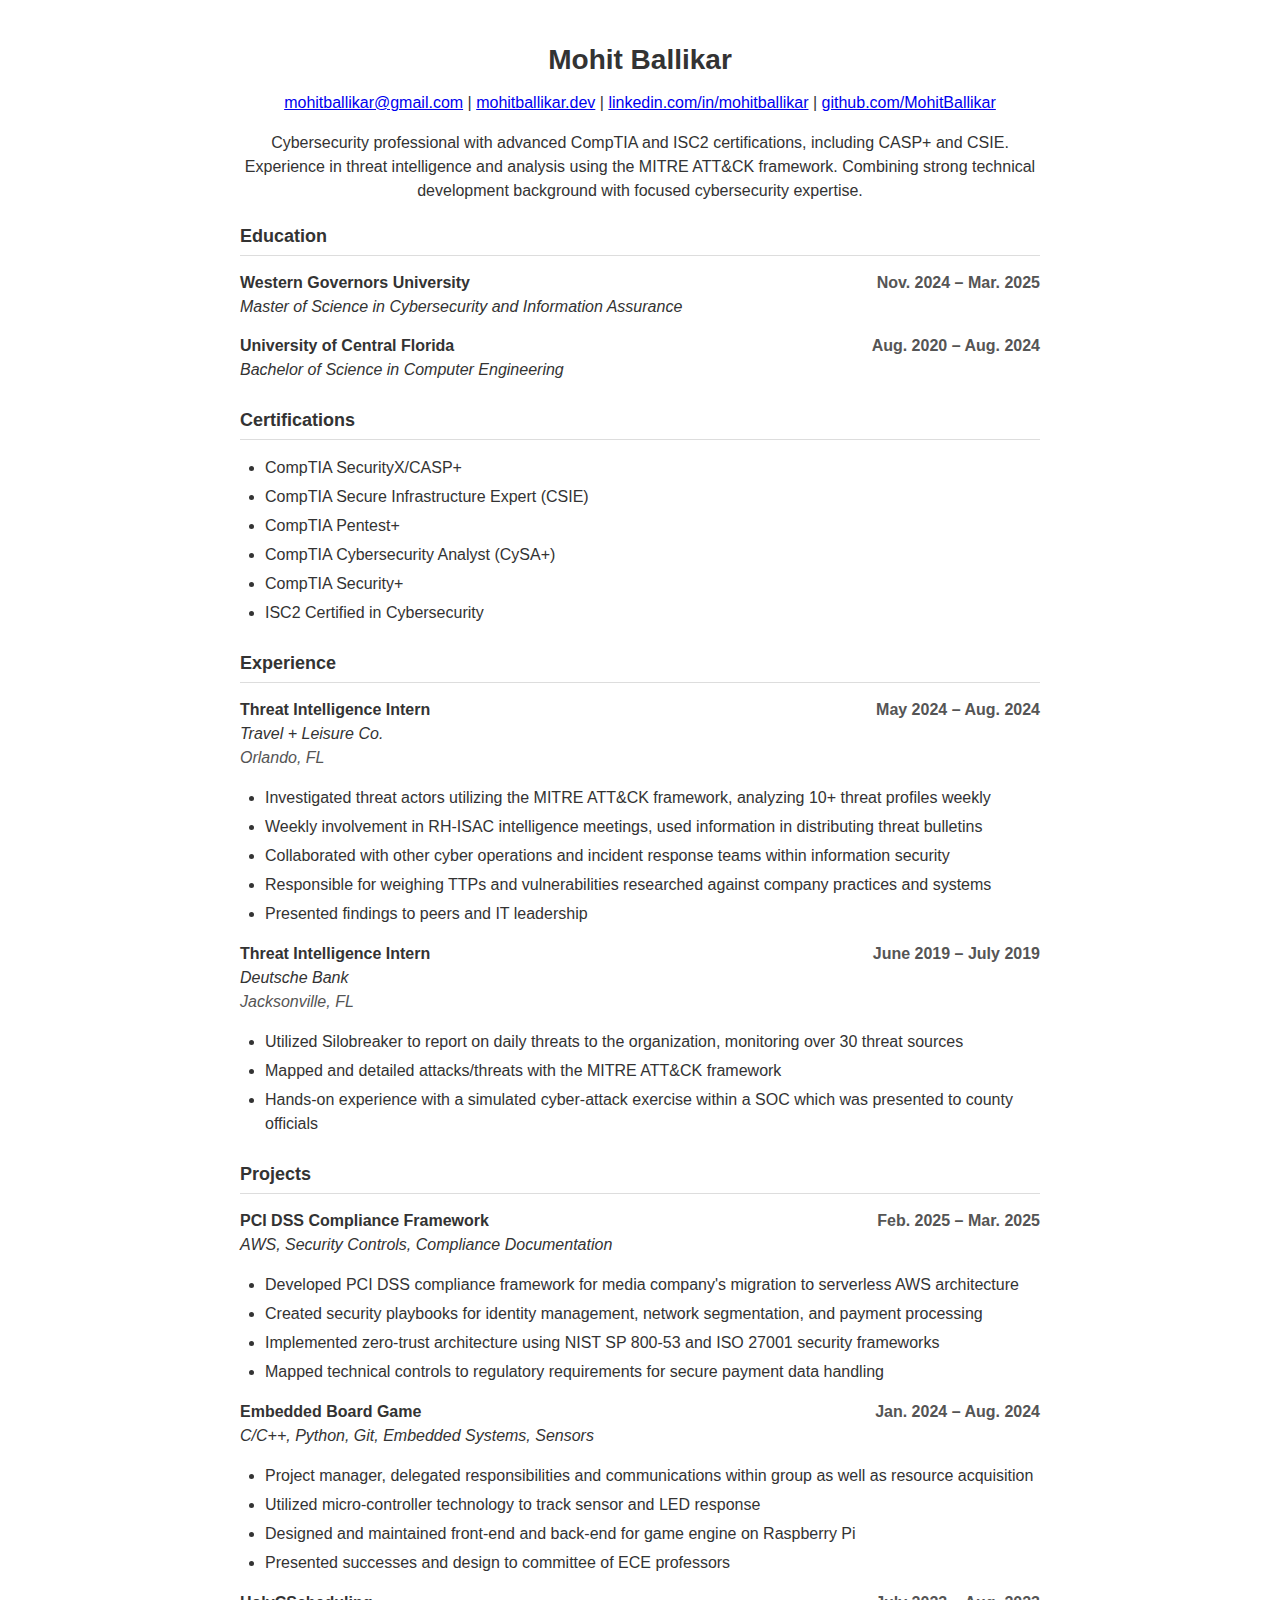
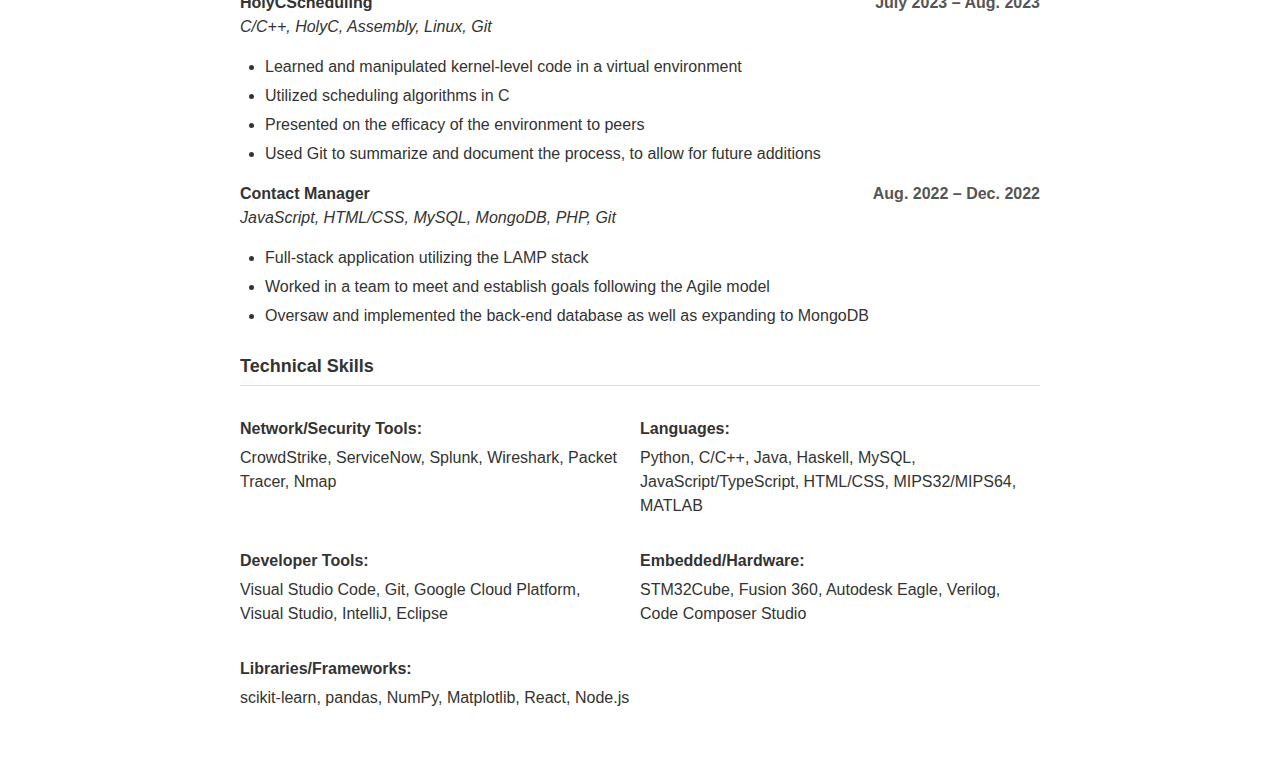
<file: public/index.html>
<!DOCTYPE html>
<html lang="en">
<head>
  <meta charset="utf-8">
  <meta name="viewport" content="width=device-width, initial-scale=1.0">
  <title>Mohit Ballikar - Resume</title>
  <style>
    body {
      font-family: -apple-system, BlinkMacSystemFont, 'Segoe UI', Roboto, Oxygen, Ubuntu, Cantarell, 'Open Sans', 'Helvetica Neue', sans-serif;
      line-height: 1.5;
      max-width: 800px;
      margin: 0 auto;
      padding: 20px;
      color: #333;
    }
    header {
      text-align: center;
      margin-bottom: 20px;
    }
    h1 {
      margin-bottom: 10px;
      font-size: 28px;
    }
    h2 {
      border-bottom: 1px solid #ddd;
      padding-bottom: 5px;
      font-size: 18px;
      margin-top: 20px;
      color: #333;
    }
    .contact-info {
      margin-bottom: 15px;
    }
    .section {
      margin-bottom: 25px;
    }
    .entry {
      margin-bottom: 15px;
    }
    .entry-header {
      display: flex;
      justify-content: space-between;
      font-weight: bold;
    }
    .institution {
      font-style: italic;
    }
    .date {
      color: #555;
    }
    .location {
      font-style: italic;
      color: #555;
    }
    ul {
      padding-left: 25px;
    }
    li {
      margin-bottom: 5px;
    }
    .skills-list {
      display: flex;
      flex-wrap: wrap;
    }
    .skills-category {
      margin-right: 20px;
      margin-bottom: 15px;
      flex: 1 1 300px;
    }
    .skills-category h3 {
      margin-bottom: 5px;
      font-size: 16px;
    }
    .skills-content {
      font-weight: normal;
    }
    @media (max-width: 600px) {
      .entry-header {
        flex-direction: column;
      }
      .date {
        margin-top: 5px;
      }
    }
    /* High contrast mode */
    @media (prefers-contrast: high) {
      body {
        color: #000;
        background: #fff;
      }
      a {
        color: #0000EE;
        text-decoration: underline;
      }
    }
  </style>
</head>
<body>
  <header>
    <h1>Mohit Ballikar</h1>
    <div class="contact-info">
      <a href="mailto:mohitballikar@gmail.com">mohitballikar@gmail.com</a> |
      <a href="https://mohitballikar.dev/">mohitballikar.dev</a> |
      <a href="https://linkedin.com/in/mohitballikar">linkedin.com/in/mohitballikar</a> |
      <a href="https://github.com/MohitBallikar">github.com/MohitBallikar</a>
    </div>
    <p>Cybersecurity professional with advanced CompTIA and ISC2 certifications, including CASP+ and CSIE. Experience in threat intelligence and analysis using the MITRE ATT&CK framework. Combining strong technical development background with focused cybersecurity expertise.</p>
  </header>

  <section class="section">
    <h2 id="education">Education</h2>
    <div class="entry">
      <div class="entry-header">
        <div>Western Governors University</div>
        <span class="date">Nov. 2024 – Mar. 2025</span>
      </div>
      <div class="institution">Master of Science in Cybersecurity and Information Assurance</div>
    </div>
    <div class="entry">
      <div class="entry-header">
        <div>University of Central Florida</div>
        <span class="date">Aug. 2020 – Aug. 2024</span>
      </div>
      <div class="institution">Bachelor of Science in Computer Engineering</div>
    </div>
  </section>

  <section class="section">
    <h2 id="certifications">Certifications</h2>
    <ul>
      <li>CompTIA SecurityX/CASP+</li>
      <li>CompTIA Secure Infrastructure Expert (CSIE)</li>
      <li>CompTIA Pentest+</li>
      <li>CompTIA Cybersecurity Analyst (CySA+)</li>
      <li>CompTIA Security+</li>
      <li>ISC2 Certified in Cybersecurity</li>
    </ul>
  </section>

  <section class="section">
    <h2 id="experience">Experience</h2>
    <div class="entry">
      <div class="entry-header">
        <div>Threat Intelligence Intern</div>
        <span class="date">May 2024 – Aug. 2024</span>
      </div>
      <div class="institution">Travel + Leisure Co.</div>
      <div class="location">Orlando, FL</div>
      <ul>
        <li>Investigated threat actors utilizing the MITRE ATT&CK framework, analyzing 10+ threat profiles weekly</li>
        <li>Weekly involvement in RH-ISAC intelligence meetings, used information in distributing threat bulletins</li>
        <li>Collaborated with other cyber operations and incident response teams within information security</li>
        <li>Responsible for weighing TTPs and vulnerabilities researched against company practices and systems</li>
        <li>Presented findings to peers and IT leadership</li>
      </ul>
    </div>
    <div class="entry">
      <div class="entry-header">
        <div>Threat Intelligence Intern</div>
        <span class="date">June 2019 – July 2019</span>
      </div>
      <div class="institution">Deutsche Bank</div>
      <div class="location">Jacksonville, FL</div>
      <ul>
        <li>Utilized Silobreaker to report on daily threats to the organization, monitoring over 30 threat sources</li>
        <li>Mapped and detailed attacks/threats with the MITRE ATT&CK framework</li>
        <li>Hands-on experience with a simulated cyber-attack exercise within a SOC which was presented to county officials</li>
      </ul>
    </div>
  </section>

  <section class="section">
    <h2 id="projects">Projects</h2>
    <div class="entry">
      <div class="entry-header">
        <div>PCI DSS Compliance Framework</div>
        <span class="date">Feb. 2025 – Mar. 2025</span>
      </div>
      <div class="institution">AWS, Security Controls, Compliance Documentation</div>
      <ul>
        <li>Developed PCI DSS compliance framework for media company's migration to serverless AWS architecture</li>
        <li>Created security playbooks for identity management, network segmentation, and payment processing</li>
        <li>Implemented zero-trust architecture using NIST SP 800-53 and ISO 27001 security frameworks</li>
        <li>Mapped technical controls to regulatory requirements for secure payment data handling</li>
      </ul>
    </div>
    <div class="entry">
      <div class="entry-header">
        <div>Embedded Board Game</div>
        <span class="date">Jan. 2024 – Aug. 2024</span>
      </div>
      <div class="institution">C/C++, Python, Git, Embedded Systems, Sensors</div>
      <ul>
        <li>Project manager, delegated responsibilities and communications within group as well as resource acquisition</li>
        <li>Utilized micro-controller technology to track sensor and LED response</li>
        <li>Designed and maintained front-end and back-end for game engine on Raspberry Pi</li>
        <li>Presented successes and design to committee of ECE professors</li>
      </ul>
    </div>
    <div class="entry">
      <div class="entry-header">
        <div>HolyCScheduling</div>
        <span class="date">July 2023 – Aug. 2023</span>
      </div>
      <div class="institution">C/C++, HolyC, Assembly, Linux, Git</div>
      <ul>
        <li>Learned and manipulated kernel-level code in a virtual environment</li>
        <li>Utilized scheduling algorithms in C</li>
        <li>Presented on the efficacy of the environment to peers</li>
        <li>Used Git to summarize and document the process, to allow for future additions</li>
      </ul>
    </div>
    <div class="entry">
      <div class="entry-header">
        <div>Contact Manager</div>
        <span class="date">Aug. 2022 – Dec. 2022</span>
      </div>
      <div class="institution">JavaScript, HTML/CSS, MySQL, MongoDB, PHP, Git</div>
      <ul>
        <li>Full-stack application utilizing the LAMP stack</li>
        <li>Worked in a team to meet and establish goals following the Agile model</li>
        <li>Oversaw and implemented the back-end database as well as expanding to MongoDB</li>
      </ul>
    </div>
  </section>

  <section class="section">
    <h2 id="skills">Technical Skills</h2>
    <div class="skills-list">
      <div class="skills-category">
        <h3>Network/Security Tools:</h3>
        <div class="skills-content">CrowdStrike, ServiceNow, Splunk, Wireshark, Packet Tracer, Nmap</div>
      </div>
      <div class="skills-category">
        <h3>Languages:</h3>
        <div class="skills-content">Python, C/C++, Java, Haskell, MySQL, JavaScript/TypeScript, HTML/CSS, MIPS32/MIPS64, MATLAB</div>
      </div>
      <div class="skills-category">
        <h3>Developer Tools:</h3>
        <div class="skills-content">Visual Studio Code, Git, Google Cloud Platform, Visual Studio, IntelliJ, Eclipse</div>
      </div>
      <div class="skills-category">
        <h3>Embedded/Hardware:</h3>
        <div class="skills-content">STM32Cube, Fusion 360, Autodesk Eagle, Verilog, Code Composer Studio</div>
      </div>
      <div class="skills-category">
        <h3>Libraries/Frameworks:</h3>
        <div class="skills-content">scikit-learn, pandas, NumPy, Matplotlib, React, Node.js</div>
      </div>
    </div>
  </section>
</body>
</html>
</file>
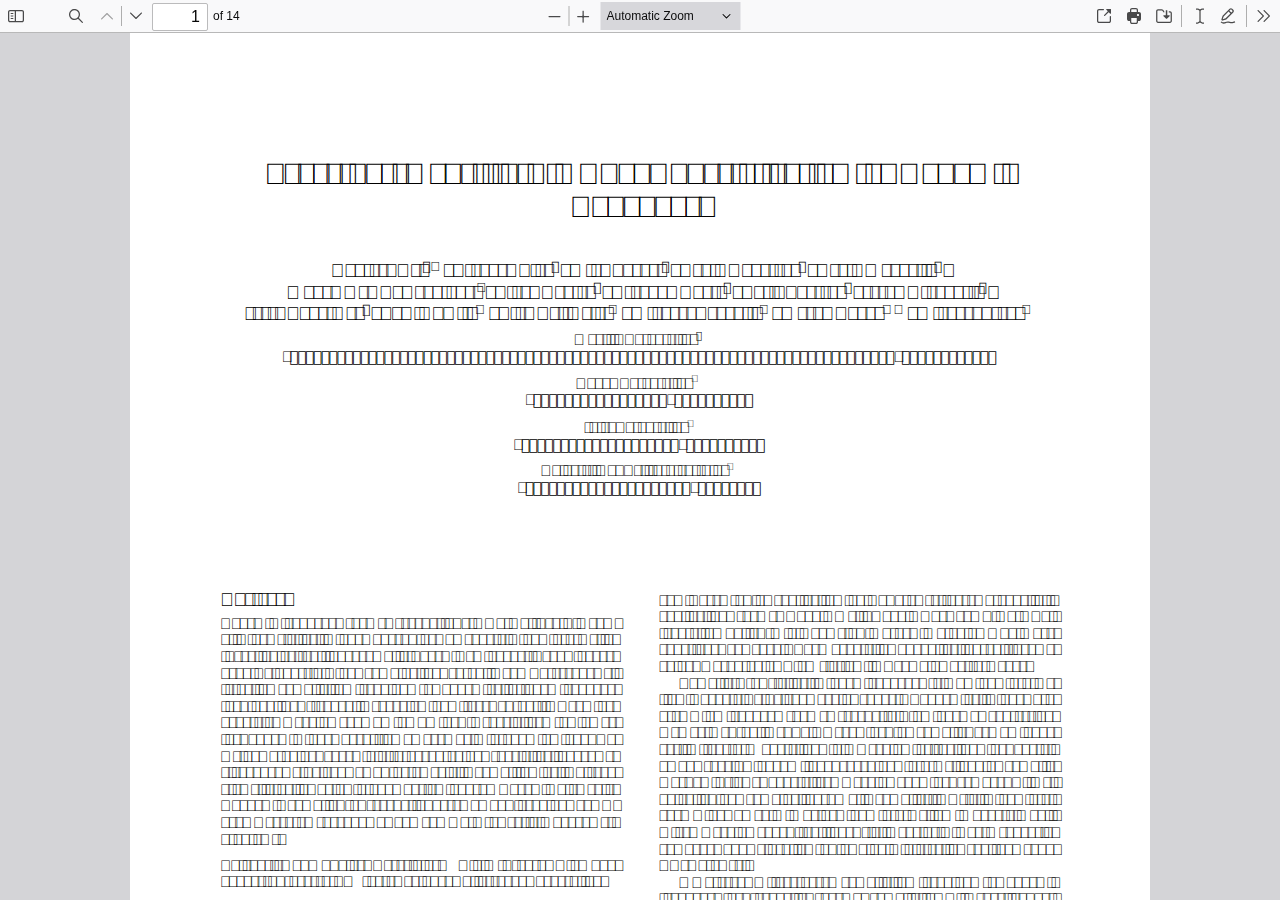
<file: public/js/pdf-js/web/viewer.html>
<!DOCTYPE html>
<!--
Copyright 2012 Mozilla Foundation

Licensed under the Apache License, Version 2.0 (the "License");
you may not use this file except in compliance with the License.
You may obtain a copy of the License at

    http://www.apache.org/licenses/LICENSE-2.0

Unless required by applicable law or agreed to in writing, software
distributed under the License is distributed on an "AS IS" BASIS,
WITHOUT WARRANTIES OR CONDITIONS OF ANY KIND, either express or implied.
See the License for the specific language governing permissions and
limitations under the License.

Adobe CMap resources are covered by their own copyright but the same license:

    Copyright 1990-2015 Adobe Systems Incorporated.

See https://github.com/adobe-type-tools/cmap-resources
-->
<html dir="ltr" mozdisallowselectionprint>
  <head>
    <meta charset="utf-8">
    <meta name="viewport" content="width=device-width, initial-scale=1, maximum-scale=1">
    <meta name="google" content="notranslate">
    <title>PDF.js viewer</title>

    <link rel="stylesheet" href="viewer.css">

<!-- This snippet is used in production (included from viewer.html) -->
<link rel="resource" type="application/l10n" href="locale/locale.properties">
<script src="../build/pdf.js"></script>

  <script src="viewer.js"></script>

  </head>

  <body tabindex="1">
    <div id="outerContainer">

      <div id="sidebarContainer">
        <div id="toolbarSidebar">
          <div id="toolbarSidebarLeft">
            <div id="sidebarViewButtons" class="splitToolbarButton toggled" role="radiogroup">
              <button id="viewThumbnail" class="toolbarButton toggled" title="Show Thumbnails" tabindex="2" data-l10n-id="thumbs" role="radio" aria-checked="true" aria-controls="thumbnailView">
                 <span data-l10n-id="thumbs_label">Thumbnails</span>
              </button>
              <button id="viewOutline" class="toolbarButton" title="Show Document Outline (double-click to expand/collapse all items)" tabindex="3" data-l10n-id="document_outline" role="radio" aria-checked="false" aria-controls="outlineView">
                 <span data-l10n-id="document_outline_label">Document Outline</span>
              </button>
              <button id="viewAttachments" class="toolbarButton" title="Show Attachments" tabindex="4" data-l10n-id="attachments" role="radio" aria-checked="false" aria-controls="attachmentsView">
                 <span data-l10n-id="attachments_label">Attachments</span>
              </button>
              <button id="viewLayers" class="toolbarButton" title="Show Layers (double-click to reset all layers to the default state)" tabindex="5" data-l10n-id="layers" role="radio" aria-checked="false" aria-controls="layersView">
                 <span data-l10n-id="layers_label">Layers</span>
              </button>
            </div>
          </div>

          <div id="toolbarSidebarRight">
            <div id="outlineOptionsContainer" class="hidden">
              <div class="verticalToolbarSeparator"></div>

              <button id="currentOutlineItem" class="toolbarButton" disabled="disabled" title="Find Current Outline Item" tabindex="6" data-l10n-id="current_outline_item">
                <span data-l10n-id="current_outline_item_label">Current Outline Item</span>
              </button>
            </div>
          </div>
        </div>
        <div id="sidebarContent">
          <div id="thumbnailView">
          </div>
          <div id="outlineView" class="hidden">
          </div>
          <div id="attachmentsView" class="hidden">
          </div>
          <div id="layersView" class="hidden">
          </div>
        </div>
        <div id="sidebarResizer"></div>
      </div>  <!-- sidebarContainer -->

      <div id="mainContainer">
        <div class="findbar hidden doorHanger" id="findbar">
          <div id="findbarInputContainer">
            <input id="findInput" class="toolbarField" title="Find" placeholder="Find in document…" tabindex="91" data-l10n-id="find_input" aria-invalid="false">
            <div class="splitToolbarButton">
              <button id="findPrevious" class="toolbarButton" title="Find the previous occurrence of the phrase" tabindex="92" data-l10n-id="find_previous">
                <span data-l10n-id="find_previous_label">Previous</span>
              </button>
              <div class="splitToolbarButtonSeparator"></div>
              <button id="findNext" class="toolbarButton" title="Find the next occurrence of the phrase" tabindex="93" data-l10n-id="find_next">
                <span data-l10n-id="find_next_label">Next</span>
              </button>
            </div>
          </div>

          <div id="findbarOptionsOneContainer">
            <input type="checkbox" id="findHighlightAll" class="toolbarField" tabindex="94">
            <label for="findHighlightAll" class="toolbarLabel" data-l10n-id="find_highlight">Highlight All</label>
            <input type="checkbox" id="findMatchCase" class="toolbarField" tabindex="95">
            <label for="findMatchCase" class="toolbarLabel" data-l10n-id="find_match_case_label">Match Case</label>
          </div>
          <div id="findbarOptionsTwoContainer">
            <input type="checkbox" id="findMatchDiacritics" class="toolbarField" tabindex="96">
            <label for="findMatchDiacritics" class="toolbarLabel" data-l10n-id="find_match_diacritics_label">Match Diacritics</label>
            <input type="checkbox" id="findEntireWord" class="toolbarField" tabindex="97">
            <label for="findEntireWord" class="toolbarLabel" data-l10n-id="find_entire_word_label">Whole Words</label>
          </div>

          <div id="findbarMessageContainer" aria-live="polite">
            <span id="findResultsCount" class="toolbarLabel"></span>
            <span id="findMsg" class="toolbarLabel"></span>
          </div>
        </div>  <!-- findbar -->

        <div class="editorParamsToolbar hidden doorHangerRight" id="editorFreeTextParamsToolbar">
          <div class="editorParamsToolbarContainer">
            <div class="editorParamsSetter">
              <label for="editorFreeTextColor" class="editorParamsLabel" data-l10n-id="editor_free_text_color">Color</label>
              <input type="color" id="editorFreeTextColor" class="editorParamsColor" tabindex="100">
            </div>
            <div class="editorParamsSetter">
              <label for="editorFreeTextFontSize" class="editorParamsLabel" data-l10n-id="editor_free_text_size">Size</label>
              <input type="range" id="editorFreeTextFontSize" class="editorParamsSlider" value="10" min="5" max="100" step="1" tabindex="101">
            </div>
          </div>
        </div>

        <div class="editorParamsToolbar hidden doorHangerRight" id="editorInkParamsToolbar">
          <div class="editorParamsToolbarContainer">
            <div class="editorParamsSetter">
              <label for="editorInkColor" class="editorParamsLabel" data-l10n-id="editor_ink_color">Color</label>
              <input type="color" id="editorInkColor" class="editorParamsColor" tabindex="102">
            </div>
            <div class="editorParamsSetter">
              <label for="editorInkThickness" class="editorParamsLabel" data-l10n-id="editor_ink_thickness">Thickness</label>
              <input type="range" id="editorInkThickness" class="editorParamsSlider" value="1" min="1" max="20" step="1" tabindex="103">
            </div>
            <div class="editorParamsSetter">
              <label for="editorInkOpacity" class="editorParamsLabel" data-l10n-id="editor_ink_opacity">Opacity</label>
              <input type="range" id="editorInkOpacity" class="editorParamsSlider" value="100" min="1" max="100" step="1" tabindex="104">
            </div>
          </div>
        </div>

        <div id="secondaryToolbar" class="secondaryToolbar hidden doorHangerRight">
          <div id="secondaryToolbarButtonContainer">
            <button id="secondaryOpenFile" class="secondaryToolbarButton visibleLargeView" title="Open File" tabindex="51" data-l10n-id="open_file">
              <span data-l10n-id="open_file_label">Open</span>
            </button>

            <button id="secondaryPrint" class="secondaryToolbarButton visibleMediumView" title="Print" tabindex="52" data-l10n-id="print">
              <span data-l10n-id="print_label">Print</span>
            </button>

            <button id="secondaryDownload" class="secondaryToolbarButton visibleMediumView" title="Save" tabindex="53" data-l10n-id="save">
              <span data-l10n-id="save_label">Save</span>
            </button>

            <div class="horizontalToolbarSeparator visibleLargeView"></div>

            <button id="presentationMode" class="secondaryToolbarButton" title="Switch to Presentation Mode" tabindex="54" data-l10n-id="presentation_mode">
              <span data-l10n-id="presentation_mode_label">Presentation Mode</span>
            </button>

            <a href="#" id="viewBookmark" class="secondaryToolbarButton" title="Current Page (View URL from Current Page)" tabindex="55" data-l10n-id="bookmark1">
              <span data-l10n-id="bookmark1_label">Current Page</span>
            </a>

            <div id="viewBookmarkSeparator" class="horizontalToolbarSeparator"></div>

            <button id="firstPage" class="secondaryToolbarButton" title="Go to First Page" tabindex="56" data-l10n-id="first_page">
              <span data-l10n-id="first_page_label">Go to First Page</span>
            </button>
            <button id="lastPage" class="secondaryToolbarButton" title="Go to Last Page" tabindex="57" data-l10n-id="last_page">
              <span data-l10n-id="last_page_label">Go to Last Page</span>
            </button>

            <div class="horizontalToolbarSeparator"></div>

            <button id="pageRotateCw" class="secondaryToolbarButton" title="Rotate Clockwise" tabindex="58" data-l10n-id="page_rotate_cw">
              <span data-l10n-id="page_rotate_cw_label">Rotate Clockwise</span>
            </button>
            <button id="pageRotateCcw" class="secondaryToolbarButton" title="Rotate Counterclockwise" tabindex="59" data-l10n-id="page_rotate_ccw">
              <span data-l10n-id="page_rotate_ccw_label">Rotate Counterclockwise</span>
            </button>

            <div class="horizontalToolbarSeparator"></div>

            <div id="cursorToolButtons" role="radiogroup">
              <button id="cursorSelectTool" class="secondaryToolbarButton toggled" title="Enable Text Selection Tool" tabindex="60" data-l10n-id="cursor_text_select_tool" role="radio" aria-checked="true">
                <span data-l10n-id="cursor_text_select_tool_label">Text Selection Tool</span>
              </button>
              <button id="cursorHandTool" class="secondaryToolbarButton" title="Enable Hand Tool" tabindex="61" data-l10n-id="cursor_hand_tool" role="radio" aria-checked="false">
                <span data-l10n-id="cursor_hand_tool_label">Hand Tool</span>
              </button>
            </div>

            <div class="horizontalToolbarSeparator"></div>

            <div id="scrollModeButtons" role="radiogroup">
              <button id="scrollPage" class="secondaryToolbarButton" title="Use Page Scrolling" tabindex="62" data-l10n-id="scroll_page" role="radio" aria-checked="false">
                <span data-l10n-id="scroll_page_label">Page Scrolling</span>
              </button>
              <button id="scrollVertical" class="secondaryToolbarButton toggled" title="Use Vertical Scrolling" tabindex="63" data-l10n-id="scroll_vertical" role="radio" aria-checked="true">
                <span data-l10n-id="scroll_vertical_label" >Vertical Scrolling</span>
              </button>
              <button id="scrollHorizontal" class="secondaryToolbarButton" title="Use Horizontal Scrolling" tabindex="64" data-l10n-id="scroll_horizontal" role="radio" aria-checked="false">
                <span data-l10n-id="scroll_horizontal_label">Horizontal Scrolling</span>
              </button>
              <button id="scrollWrapped" class="secondaryToolbarButton" title="Use Wrapped Scrolling" tabindex="65" data-l10n-id="scroll_wrapped" role="radio" aria-checked="false">
                <span data-l10n-id="scroll_wrapped_label">Wrapped Scrolling</span>
              </button>
            </div>

            <div class="horizontalToolbarSeparator"></div>

            <div id="spreadModeButtons" role="radiogroup">
              <button id="spreadNone" class="secondaryToolbarButton toggled" title="Do not join page spreads" tabindex="66" data-l10n-id="spread_none" role="radio" aria-checked="true">
                <span data-l10n-id="spread_none_label">No Spreads</span>
              </button>
              <button id="spreadOdd" class="secondaryToolbarButton" title="Join page spreads starting with odd-numbered pages" tabindex="67" data-l10n-id="spread_odd" role="radio" aria-checked="false">
                <span data-l10n-id="spread_odd_label">Odd Spreads</span>
              </button>
              <button id="spreadEven" class="secondaryToolbarButton" title="Join page spreads starting with even-numbered pages" tabindex="68" data-l10n-id="spread_even" role="radio" aria-checked="false">
                <span data-l10n-id="spread_even_label">Even Spreads</span>
              </button>
            </div>

            <div class="horizontalToolbarSeparator"></div>

            <button id="documentProperties" class="secondaryToolbarButton" title="Document Properties…" tabindex="69" data-l10n-id="document_properties" aria-controls="documentPropertiesDialog">
              <span data-l10n-id="document_properties_label">Document Properties…</span>
            </button>
          </div>
        </div>  <!-- secondaryToolbar -->

        <div class="toolbar">
          <div id="toolbarContainer">
            <div id="toolbarViewer">
              <div id="toolbarViewerLeft">
                <button id="sidebarToggle" class="toolbarButton" title="Toggle Sidebar" tabindex="11" data-l10n-id="toggle_sidebar" aria-expanded="false" aria-controls="sidebarContainer">
                  <span data-l10n-id="toggle_sidebar_label">Toggle Sidebar</span>
                </button>
                <div class="toolbarButtonSpacer"></div>
                <button id="viewFind" class="toolbarButton" title="Find in Document" tabindex="12" data-l10n-id="findbar" aria-expanded="false" aria-controls="findbar">
                  <span data-l10n-id="findbar_label">Find</span>
                </button>
                <div class="splitToolbarButton hiddenSmallView">
                  <button class="toolbarButton" title="Previous Page" id="previous" tabindex="13" data-l10n-id="previous">
                    <span data-l10n-id="previous_label">Previous</span>
                  </button>
                  <div class="splitToolbarButtonSeparator"></div>
                  <button class="toolbarButton" title="Next Page" id="next" tabindex="14" data-l10n-id="next">
                    <span data-l10n-id="next_label">Next</span>
                  </button>
                </div>
                <input type="number" id="pageNumber" class="toolbarField" title="Page" value="1" min="1" tabindex="15" data-l10n-id="page" autocomplete="off">
                <span id="numPages" class="toolbarLabel"></span>
              </div>
              <div id="toolbarViewerRight">
                <button id="openFile" class="toolbarButton hiddenLargeView" title="Open File" tabindex="31" data-l10n-id="open_file">
                  <span data-l10n-id="open_file_label">Open</span>
                </button>

                <button id="print" class="toolbarButton hiddenMediumView" title="Print" tabindex="32" data-l10n-id="print">
                  <span data-l10n-id="print_label">Print</span>
                </button>

                <button id="download" class="toolbarButton hiddenMediumView" title="Save" tabindex="33" data-l10n-id="save">
                  <span data-l10n-id="save_label">Save</span>
                </button>

                <div class="verticalToolbarSeparator hiddenMediumView"></div>

                <div id="editorModeButtons" class="splitToolbarButton toggled" role="radiogroup">
                  <button id="editorFreeText" class="toolbarButton" disabled="disabled" title="Text" role="radio" aria-checked="false" tabindex="34" data-l10n-id="editor_free_text2">
                    <span data-l10n-id="editor_free_text2_label">Text</span>
                  </button>
                  <button id="editorInk" class="toolbarButton" disabled="disabled" title="Draw" role="radio" aria-checked="false" tabindex="35" data-l10n-id="editor_ink2">
                    <span data-l10n-id="editor_ink2_label">Draw</span>
                  </button>
                </div>

                <div id="editorModeSeparator" class="verticalToolbarSeparator"></div>

                <button id="secondaryToolbarToggle" class="toolbarButton" title="Tools" tabindex="48" data-l10n-id="tools" aria-expanded="false" aria-controls="secondaryToolbar">
                  <span data-l10n-id="tools_label">Tools</span>
                </button>
              </div>
              <div id="toolbarViewerMiddle">
                <div class="splitToolbarButton">
                  <button id="zoomOut" class="toolbarButton" title="Zoom Out" tabindex="21" data-l10n-id="zoom_out">
                    <span data-l10n-id="zoom_out_label">Zoom Out</span>
                  </button>
                  <div class="splitToolbarButtonSeparator"></div>
                  <button id="zoomIn" class="toolbarButton" title="Zoom In" tabindex="22" data-l10n-id="zoom_in">
                    <span data-l10n-id="zoom_in_label">Zoom In</span>
                   </button>
                </div>
                <span id="scaleSelectContainer" class="dropdownToolbarButton">
                  <select id="scaleSelect" title="Zoom" tabindex="23" data-l10n-id="zoom">
                    <option id="pageAutoOption" title="" value="auto" selected="selected" data-l10n-id="page_scale_auto">Automatic Zoom</option>
                    <option id="pageActualOption" title="" value="page-actual" data-l10n-id="page_scale_actual">Actual Size</option>
                    <option id="pageFitOption" title="" value="page-fit" data-l10n-id="page_scale_fit">Page Fit</option>
                    <option id="pageWidthOption" title="" value="page-width" data-l10n-id="page_scale_width">Page Width</option>
                    <option id="customScaleOption" title="" value="custom" disabled="disabled" hidden="true"></option>
                    <option title="" value="0.5" data-l10n-id="page_scale_percent" data-l10n-args='{ "scale": 50 }'>50%</option>
                    <option title="" value="0.75" data-l10n-id="page_scale_percent" data-l10n-args='{ "scale": 75 }'>75%</option>
                    <option title="" value="1" data-l10n-id="page_scale_percent" data-l10n-args='{ "scale": 100 }'>100%</option>
                    <option title="" value="1.25" data-l10n-id="page_scale_percent" data-l10n-args='{ "scale": 125 }'>125%</option>
                    <option title="" value="1.5" data-l10n-id="page_scale_percent" data-l10n-args='{ "scale": 150 }'>150%</option>
                    <option title="" value="2" data-l10n-id="page_scale_percent" data-l10n-args='{ "scale": 200 }'>200%</option>
                    <option title="" value="3" data-l10n-id="page_scale_percent" data-l10n-args='{ "scale": 300 }'>300%</option>
                    <option title="" value="4" data-l10n-id="page_scale_percent" data-l10n-args='{ "scale": 400 }'>400%</option>
                  </select>
                </span>
              </div>
            </div>
            <div id="loadingBar">
              <div class="progress">
                <div class="glimmer">
                </div>
              </div>
            </div>
          </div>
        </div>

        <div id="viewerContainer" tabindex="0">
          <div id="viewer" class="pdfViewer"></div>
        </div>
      </div> <!-- mainContainer -->

      <div id="dialogContainer">
        <dialog id="passwordDialog">
          <div class="row">
            <label for="password" id="passwordText" data-l10n-id="password_label">Enter the password to open this PDF file:</label>
          </div>
          <div class="row">
            <input type="password" id="password" class="toolbarField">
          </div>
          <div class="buttonRow">
            <button id="passwordCancel" class="dialogButton"><span data-l10n-id="password_cancel">Cancel</span></button>
            <button id="passwordSubmit" class="dialogButton"><span data-l10n-id="password_ok">OK</span></button>
          </div>
        </dialog>
        <dialog id="documentPropertiesDialog">
          <div class="row">
            <span id="fileNameLabel" data-l10n-id="document_properties_file_name">File name:</span>
            <p id="fileNameField" aria-labelledby="fileNameLabel">-</p>
          </div>
          <div class="row">
            <span id="fileSizeLabel" data-l10n-id="document_properties_file_size">File size:</span>
            <p id="fileSizeField" aria-labelledby="fileSizeLabel">-</p>
          </div>
          <div class="separator"></div>
          <div class="row">
            <span id="titleLabel" data-l10n-id="document_properties_title">Title:</span>
            <p id="titleField" aria-labelledby="titleLabel">-</p>
          </div>
          <div class="row">
            <span id="authorLabel" data-l10n-id="document_properties_author">Author:</span>
            <p id="authorField" aria-labelledby="authorLabel">-</p>
          </div>
          <div class="row">
            <span id="subjectLabel" data-l10n-id="document_properties_subject">Subject:</span>
            <p id="subjectField" aria-labelledby="subjectLabel">-</p>
          </div>
          <div class="row">
            <span id="keywordsLabel" data-l10n-id="document_properties_keywords">Keywords:</span>
            <p id="keywordsField" aria-labelledby="keywordsLabel">-</p>
          </div>
          <div class="row">
            <span id="creationDateLabel" data-l10n-id="document_properties_creation_date">Creation Date:</span>
            <p id="creationDateField" aria-labelledby="creationDateLabel">-</p>
          </div>
          <div class="row">
            <span id="modificationDateLabel" data-l10n-id="document_properties_modification_date">Modification Date:</span>
            <p id="modificationDateField" aria-labelledby="modificationDateLabel">-</p>
          </div>
          <div class="row">
            <span id="creatorLabel" data-l10n-id="document_properties_creator">Creator:</span>
            <p id="creatorField" aria-labelledby="creatorLabel">-</p>
          </div>
          <div class="separator"></div>
          <div class="row">
            <span id="producerLabel" data-l10n-id="document_properties_producer">PDF Producer:</span>
            <p id="producerField" aria-labelledby="producerLabel">-</p>
          </div>
          <div class="row">
            <span id="versionLabel" data-l10n-id="document_properties_version">PDF Version:</span>
            <p id="versionField" aria-labelledby="versionLabel">-</p>
          </div>
          <div class="row">
            <span id="pageCountLabel" data-l10n-id="document_properties_page_count">Page Count:</span>
            <p id="pageCountField" aria-labelledby="pageCountLabel">-</p>
          </div>
          <div class="row">
            <span id="pageSizeLabel" data-l10n-id="document_properties_page_size">Page Size:</span>
            <p id="pageSizeField" aria-labelledby="pageSizeLabel">-</p>
          </div>
          <div class="separator"></div>
          <div class="row">
            <span id="linearizedLabel" data-l10n-id="document_properties_linearized">Fast Web View:</span>
            <p id="linearizedField" aria-labelledby="linearizedLabel">-</p>
          </div>
          <div class="buttonRow">
            <button id="documentPropertiesClose" class="dialogButton"><span data-l10n-id="document_properties_close">Close</span></button>
          </div>
        </dialog>
        <dialog id="printServiceDialog" style="min-width: 200px;">
          <div class="row">
            <span data-l10n-id="print_progress_message">Preparing document for printing…</span>
          </div>
          <div class="row">
            <progress value="0" max="100"></progress>
            <span data-l10n-id="print_progress_percent" data-l10n-args='{ "progress": 0 }' class="relative-progress">0%</span>
          </div>
          <div class="buttonRow">
            <button id="printCancel" class="dialogButton"><span data-l10n-id="print_progress_close">Cancel</span></button>
          </div>
        </dialog>
      </div>  <!-- dialogContainer -->

    </div> <!-- outerContainer -->
    <div id="printContainer"></div>

    <input type="file" id="fileInput" class="hidden">
  </body>
</html>
</file>
<file: public/js/pdf-js/web/viewer.css>
/* Copyright 2014 Mozilla Foundation
 *
 * Licensed under the Apache License, Version 2.0 (the "License");
 * you may not use this file except in compliance with the License.
 * You may obtain a copy of the License at
 *
 *     http://www.apache.org/licenses/LICENSE-2.0
 *
 * Unless required by applicable law or agreed to in writing, software
 * distributed under the License is distributed on an "AS IS" BASIS,
 * WITHOUT WARRANTIES OR CONDITIONS OF ANY KIND, either express or implied.
 * See the License for the specific language governing permissions and
 * limitations under the License.
 */

:root {
  --highlight-bg-color: rgba(180, 0, 170, 1);
  --highlight-selected-bg-color: rgba(0, 100, 0, 1);
}

@media screen and (forced-colors: active) {
  :root {
    --highlight-bg-color: Highlight;
    --highlight-selected-bg-color: ButtonText;
  }
}

.textLayer {
  position: absolute;
  text-align: initial;
  left: 0;
  top: 0;
  right: 0;
  bottom: 0;
  overflow: hidden;
  opacity: 0.25;
  line-height: 1;
  -webkit-text-size-adjust: none;
     -moz-text-size-adjust: none;
          text-size-adjust: none;
  forced-color-adjust: none;
  transform-origin: 0 0;
  z-index: 2;
}

.textLayer span,
.textLayer br {
  color: transparent;
  position: absolute;
  white-space: pre;
  cursor: text;
  transform-origin: 0% 0%;
}

/* Only necessary in Google Chrome, see issue 14205, and most unfortunately
 * the problem doesn't show up in "text" reference tests. */
.textLayer span.markedContent {
  top: 0;
  height: 0;
}

.textLayer .highlight {
  margin: -1px;
  padding: 1px;
  background-color: var(--highlight-bg-color);
  border-radius: 4px;
}

.textLayer .highlight.appended {
  position: initial;
}

.textLayer .highlight.begin {
  border-radius: 4px 0 0 4px;
}

.textLayer .highlight.end {
  border-radius: 0 4px 4px 0;
}

.textLayer .highlight.middle {
  border-radius: 0;
}

.textLayer .highlight.selected {
  background-color: var(--highlight-selected-bg-color);
}

.textLayer ::-moz-selection {
  background: blue;
  background: AccentColor;
}

.textLayer ::selection {
  background: blue;
  background: AccentColor;
}

/* Avoids https://github.com/mozilla/pdf.js/issues/13840 in Chrome */
.textLayer br::-moz-selection {
  background: transparent;
}
.textLayer br::selection {
  background: transparent;
}

.textLayer .endOfContent {
  display: block;
  position: absolute;
  left: 0;
  top: 100%;
  right: 0;
  bottom: 0;
  z-index: -1;
  cursor: default;
  -webkit-user-select: none;
     -moz-user-select: none;
          user-select: none;
}

.textLayer .endOfContent.active {
  top: 0;
}


:root {
  --annotation-unfocused-field-background: url("data:image/svg+xml;charset=UTF-8,<svg width='1px' height='1px' xmlns='http://www.w3.org/2000/svg'><rect width='100%' height='100%' style='fill:rgba(0, 54, 255, 0.13);'/></svg>");
  --input-focus-border-color: Highlight;
  --input-focus-outline: 1px solid Canvas;
  --input-unfocused-border-color: transparent;
  --input-disabled-border-color: transparent;
  --input-hover-border-color: black;
  --link-outline: none;
}

@media screen and (forced-colors: active) {
  :root {
    --input-focus-border-color: CanvasText;
    --input-unfocused-border-color: ActiveText;
    --input-disabled-border-color: GrayText;
    --input-hover-border-color: Highlight;
    --link-outline: 1.5px solid LinkText;
  }
  .annotationLayer .textWidgetAnnotation input:required,
  .annotationLayer .textWidgetAnnotation textarea:required,
  .annotationLayer .choiceWidgetAnnotation select:required,
  .annotationLayer .buttonWidgetAnnotation.checkBox input:required,
  .annotationLayer .buttonWidgetAnnotation.radioButton input:required {
    outline: 1.5px solid selectedItem;
  }

  .annotationLayer .linkAnnotation:hover {
    -webkit-backdrop-filter: invert(100%);
            backdrop-filter: invert(100%);
  }
}

.annotationLayer {
  position: absolute;
  top: 0;
  left: 0;
  pointer-events: none;
  transform-origin: 0 0;
  z-index: 3;
}

.annotationLayer section {
  position: absolute;
  text-align: initial;
  pointer-events: auto;
  box-sizing: border-box;
  transform-origin: 0 0;
}

.annotationLayer .linkAnnotation {
  outline: var(--link-outline);
}

.annotationLayer .linkAnnotation > a,
.annotationLayer .buttonWidgetAnnotation.pushButton > a {
  position: absolute;
  font-size: 1em;
  top: 0;
  left: 0;
  width: 100%;
  height: 100%;
}

.annotationLayer .buttonWidgetAnnotation.pushButton > canvas {
  width: 100%;
  height: 100%;
}

.annotationLayer .linkAnnotation > a:hover,
.annotationLayer .buttonWidgetAnnotation.pushButton > a:hover {
  opacity: 0.2;
  background: rgba(255, 255, 0, 1);
  box-shadow: 0 2px 10px rgba(255, 255, 0, 1);
}

.annotationLayer .textAnnotation img {
  position: absolute;
  cursor: pointer;
  width: 100%;
  height: 100%;
}

.annotationLayer .textWidgetAnnotation input,
.annotationLayer .textWidgetAnnotation textarea,
.annotationLayer .choiceWidgetAnnotation select,
.annotationLayer .buttonWidgetAnnotation.checkBox input,
.annotationLayer .buttonWidgetAnnotation.radioButton input {
  background-image: var(--annotation-unfocused-field-background);
  border: 2px solid var(--input-unfocused-border-color);
  box-sizing: border-box;
  font: calc(9px * var(--scale-factor)) sans-serif;
  height: 100%;
  margin: 0;
  vertical-align: top;
  width: 100%;
}

.annotationLayer .textWidgetAnnotation input:required,
.annotationLayer .textWidgetAnnotation textarea:required,
.annotationLayer .choiceWidgetAnnotation select:required,
.annotationLayer .buttonWidgetAnnotation.checkBox input:required,
.annotationLayer .buttonWidgetAnnotation.radioButton input:required {
  outline: 1.5px solid red;
}

.annotationLayer .choiceWidgetAnnotation select option {
  padding: 0;
}

.annotationLayer .buttonWidgetAnnotation.radioButton input {
  border-radius: 50%;
}

.annotationLayer .textWidgetAnnotation textarea {
  resize: none;
}

.annotationLayer .textWidgetAnnotation input[disabled],
.annotationLayer .textWidgetAnnotation textarea[disabled],
.annotationLayer .choiceWidgetAnnotation select[disabled],
.annotationLayer .buttonWidgetAnnotation.checkBox input[disabled],
.annotationLayer .buttonWidgetAnnotation.radioButton input[disabled] {
  background: none;
  border: 2px solid var(--input-disabled-border-color);
  cursor: not-allowed;
}

.annotationLayer .textWidgetAnnotation input:hover,
.annotationLayer .textWidgetAnnotation textarea:hover,
.annotationLayer .choiceWidgetAnnotation select:hover,
.annotationLayer .buttonWidgetAnnotation.checkBox input:hover,
.annotationLayer .buttonWidgetAnnotation.radioButton input:hover {
  border: 2px solid var(--input-hover-border-color);
}
.annotationLayer .textWidgetAnnotation input:hover,
.annotationLayer .textWidgetAnnotation textarea:hover,
.annotationLayer .choiceWidgetAnnotation select:hover,
.annotationLayer .buttonWidgetAnnotation.checkBox input:hover {
  border-radius: 2px;
}

.annotationLayer .textWidgetAnnotation input:focus,
.annotationLayer .textWidgetAnnotation textarea:focus,
.annotationLayer .choiceWidgetAnnotation select:focus {
  background: none;
  border: 2px solid var(--input-focus-border-color);
  border-radius: 2px;
  outline: var(--input-focus-outline);
}

.annotationLayer .buttonWidgetAnnotation.checkBox :focus,
.annotationLayer .buttonWidgetAnnotation.radioButton :focus {
  background-image: none;
  background-color: transparent;
}

.annotationLayer .buttonWidgetAnnotation.checkBox :focus {
  border: 2px solid var(--input-focus-border-color);
  border-radius: 2px;
  outline: var(--input-focus-outline);
}

.annotationLayer .buttonWidgetAnnotation.radioButton :focus {
  border: 2px solid var(--input-focus-border-color);
  outline: var(--input-focus-outline);
}

.annotationLayer .buttonWidgetAnnotation.checkBox input:checked:before,
.annotationLayer .buttonWidgetAnnotation.checkBox input:checked:after,
.annotationLayer .buttonWidgetAnnotation.radioButton input:checked:before {
  background-color: CanvasText;
  content: "";
  display: block;
  position: absolute;
}

.annotationLayer .buttonWidgetAnnotation.checkBox input:checked:before,
.annotationLayer .buttonWidgetAnnotation.checkBox input:checked:after {
  height: 80%;
  left: 45%;
  width: 1px;
}

.annotationLayer .buttonWidgetAnnotation.checkBox input:checked:before {
  transform: rotate(45deg);
}

.annotationLayer .buttonWidgetAnnotation.checkBox input:checked:after {
  transform: rotate(-45deg);
}

.annotationLayer .buttonWidgetAnnotation.radioButton input:checked:before {
  border-radius: 50%;
  height: 50%;
  left: 30%;
  top: 20%;
  width: 50%;
}

.annotationLayer .textWidgetAnnotation input.comb {
  font-family: monospace;
  padding-left: 2px;
  padding-right: 0;
}

.annotationLayer .textWidgetAnnotation input.comb:focus {
  /*
   * Letter spacing is placed on the right side of each character. Hence, the
   * letter spacing of the last character may be placed outside the visible
   * area, causing horizontal scrolling. We avoid this by extending the width
   * when the element has focus and revert this when it loses focus.
   */
  width: 103%;
}

.annotationLayer .buttonWidgetAnnotation.checkBox input,
.annotationLayer .buttonWidgetAnnotation.radioButton input {
  -webkit-appearance: none;
     -moz-appearance: none;
          appearance: none;
}

.annotationLayer .popupTriggerArea {
  height: 100%;
  width: 100%;
}

.annotationLayer .popupWrapper {
  position: absolute;
  font-size: calc(9px * var(--scale-factor));
  width: 100%;
  min-width: calc(180px * var(--scale-factor));
  pointer-events: none;
}

.annotationLayer .popup {
  position: absolute;
  max-width: calc(180px * var(--scale-factor));
  background-color: rgba(255, 255, 153, 1);
  box-shadow: 0 calc(2px * var(--scale-factor)) calc(5px * var(--scale-factor))
    rgba(136, 136, 136, 1);
  border-radius: calc(2px * var(--scale-factor));
  padding: calc(6px * var(--scale-factor));
  margin-left: calc(5px * var(--scale-factor));
  cursor: pointer;
  font: message-box;
  white-space: normal;
  word-wrap: break-word;
  pointer-events: auto;
}

.annotationLayer .popup > * {
  font-size: calc(9px * var(--scale-factor));
}

.annotationLayer .popup h1 {
  display: inline-block;
}

.annotationLayer .popupDate {
  display: inline-block;
  margin-left: calc(5px * var(--scale-factor));
}

.annotationLayer .popupContent {
  border-top: 1px solid rgba(51, 51, 51, 1);
  margin-top: calc(2px * var(--scale-factor));
  padding-top: calc(2px * var(--scale-factor));
}

.annotationLayer .richText > * {
  white-space: pre-wrap;
  font-size: calc(9px * var(--scale-factor));
}

.annotationLayer .highlightAnnotation,
.annotationLayer .underlineAnnotation,
.annotationLayer .squigglyAnnotation,
.annotationLayer .strikeoutAnnotation,
.annotationLayer .freeTextAnnotation,
.annotationLayer .lineAnnotation svg line,
.annotationLayer .squareAnnotation svg rect,
.annotationLayer .circleAnnotation svg ellipse,
.annotationLayer .polylineAnnotation svg polyline,
.annotationLayer .polygonAnnotation svg polygon,
.annotationLayer .caretAnnotation,
.annotationLayer .inkAnnotation svg polyline,
.annotationLayer .stampAnnotation,
.annotationLayer .fileAttachmentAnnotation {
  cursor: pointer;
}

.annotationLayer section svg {
  position: absolute;
  width: 100%;
  height: 100%;
}

.annotationLayer .annotationTextContent {
  position: absolute;
  width: 100%;
  height: 100%;
  opacity: 0;
  color: transparent;
  -webkit-user-select: none;
     -moz-user-select: none;
          user-select: none;
  pointer-events: none;
}

.annotationLayer .annotationTextContent span {
  width: 100%;
  display: inline-block;
}


:root {
  --xfa-unfocused-field-background: url("data:image/svg+xml;charset=UTF-8,<svg width='1px' height='1px' xmlns='http://www.w3.org/2000/svg'><rect width='100%' height='100%' style='fill:rgba(0, 54, 255, 0.13);'/></svg>");
  --xfa-focus-outline: auto;
}

@media screen and (forced-colors: active) {
  :root {
    --xfa-focus-outline: 2px solid CanvasText;
  }
  .xfaLayer *:required {
    outline: 1.5px solid selectedItem;
  }
}

.xfaLayer {
  background-color: transparent;
}

.xfaLayer .highlight {
  margin: -1px;
  padding: 1px;
  background-color: rgba(239, 203, 237, 1);
  border-radius: 4px;
}

.xfaLayer .highlight.appended {
  position: initial;
}

.xfaLayer .highlight.begin {
  border-radius: 4px 0 0 4px;
}

.xfaLayer .highlight.end {
  border-radius: 0 4px 4px 0;
}

.xfaLayer .highlight.middle {
  border-radius: 0;
}

.xfaLayer .highlight.selected {
  background-color: rgba(203, 223, 203, 1);
}

.xfaPage {
  overflow: hidden;
  position: relative;
}

.xfaContentarea {
  position: absolute;
}

.xfaPrintOnly {
  display: none;
}

.xfaLayer {
  position: absolute;
  text-align: initial;
  top: 0;
  left: 0;
  transform-origin: 0 0;
  line-height: 1.2;
}

.xfaLayer * {
  color: inherit;
  font: inherit;
  font-style: inherit;
  font-weight: inherit;
  font-kerning: inherit;
  letter-spacing: -0.01px;
  text-align: inherit;
  text-decoration: inherit;
  box-sizing: border-box;
  background-color: transparent;
  padding: 0;
  margin: 0;
  pointer-events: auto;
  line-height: inherit;
}

.xfaLayer *:required {
  outline: 1.5px solid red;
}

.xfaLayer div {
  pointer-events: none;
}

.xfaLayer svg {
  pointer-events: none;
}

.xfaLayer svg * {
  pointer-events: none;
}

.xfaLayer a {
  color: blue;
}

.xfaRich li {
  margin-left: 3em;
}

.xfaFont {
  color: black;
  font-weight: normal;
  font-kerning: none;
  font-size: 10px;
  font-style: normal;
  letter-spacing: 0;
  text-decoration: none;
  vertical-align: 0;
}

.xfaCaption {
  overflow: hidden;
  flex: 0 0 auto;
}

.xfaCaptionForCheckButton {
  overflow: hidden;
  flex: 1 1 auto;
}

.xfaLabel {
  height: 100%;
  width: 100%;
}

.xfaLeft {
  display: flex;
  flex-direction: row;
  align-items: center;
}

.xfaRight {
  display: flex;
  flex-direction: row-reverse;
  align-items: center;
}

.xfaLeft > .xfaCaption,
.xfaLeft > .xfaCaptionForCheckButton,
.xfaRight > .xfaCaption,
.xfaRight > .xfaCaptionForCheckButton {
  max-height: 100%;
}

.xfaTop {
  display: flex;
  flex-direction: column;
  align-items: flex-start;
}

.xfaBottom {
  display: flex;
  flex-direction: column-reverse;
  align-items: flex-start;
}

.xfaTop > .xfaCaption,
.xfaTop > .xfaCaptionForCheckButton,
.xfaBottom > .xfaCaption,
.xfaBottom > .xfaCaptionForCheckButton {
  width: 100%;
}

.xfaBorder {
  background-color: transparent;
  position: absolute;
  pointer-events: none;
}

.xfaWrapped {
  width: 100%;
  height: 100%;
}

.xfaTextfield:focus,
.xfaSelect:focus {
  background-image: none;
  background-color: transparent;
  outline: var(--xfa-focus-outline);
  outline-offset: -1px;
}

.xfaCheckbox:focus,
.xfaRadio:focus {
  outline: var(--xfa-focus-outline);
}

.xfaTextfield,
.xfaSelect {
  height: 100%;
  width: 100%;
  flex: 1 1 auto;
  border: none;
  resize: none;
  background-image: var(--xfa-unfocused-field-background);
}

.xfaSelect {
  padding-inline: 2px;
}

.xfaTop > .xfaTextfield,
.xfaTop > .xfaSelect,
.xfaBottom > .xfaTextfield,
.xfaBottom > .xfaSelect {
  flex: 0 1 auto;
}

.xfaButton {
  cursor: pointer;
  width: 100%;
  height: 100%;
  border: none;
  text-align: center;
}

.xfaLink {
  width: 100%;
  height: 100%;
  position: absolute;
  top: 0;
  left: 0;
}

.xfaCheckbox,
.xfaRadio {
  width: 100%;
  height: 100%;
  flex: 0 0 auto;
  border: none;
}

.xfaRich {
  white-space: pre-wrap;
  width: 100%;
  height: 100%;
}

.xfaImage {
  -o-object-position: left top;
     object-position: left top;
  -o-object-fit: contain;
     object-fit: contain;
  width: 100%;
  height: 100%;
}

.xfaLrTb,
.xfaRlTb,
.xfaTb {
  display: flex;
  flex-direction: column;
  align-items: stretch;
}

.xfaLr {
  display: flex;
  flex-direction: row;
  align-items: stretch;
}

.xfaRl {
  display: flex;
  flex-direction: row-reverse;
  align-items: stretch;
}

.xfaTb > div {
  justify-content: left;
}

.xfaPosition {
  position: relative;
}

.xfaArea {
  position: relative;
}

.xfaValignMiddle {
  display: flex;
  align-items: center;
}

.xfaTable {
  display: flex;
  flex-direction: column;
  align-items: stretch;
}

.xfaTable .xfaRow {
  display: flex;
  flex-direction: row;
  align-items: stretch;
}

.xfaTable .xfaRlRow {
  display: flex;
  flex-direction: row-reverse;
  align-items: stretch;
  flex: 1;
}

.xfaTable .xfaRlRow > div {
  flex: 1;
}

.xfaNonInteractive input,
.xfaNonInteractive textarea,
.xfaDisabled input,
.xfaDisabled textarea,
.xfaReadOnly input,
.xfaReadOnly textarea {
  background: initial;
}

@media print {
  .xfaTextfield,
  .xfaSelect {
    background: transparent;
  }

  .xfaSelect {
    -webkit-appearance: none;
       -moz-appearance: none;
            appearance: none;
    text-indent: 1px;
    text-overflow: "";
  }
}


:root {
  --focus-outline: solid 2px blue;
  --hover-outline: dashed 2px blue;
  --freetext-line-height: 1.35;
  --freetext-padding: 2px;
  --editorFreeText-editing-cursor: text;
  --editorInk-editing-cursor: url(images/cursor-editorInk.svg) 0 16, pointer;
}

@media (-webkit-min-device-pixel-ratio: 1.1), (min-resolution: 1.1dppx) {
  :root {
    --editorFreeText-editing-cursor: url(images/cursor-editorFreeText.svg) 0 16,
      text;
  }
}

@media screen and (forced-colors: active) {
  :root {
    --focus-outline: solid 3px ButtonText;
    --hover-outline: dashed 3px ButtonText;
  }
}

[data-editor-rotation="90"] {
  transform: rotate(90deg);
}
[data-editor-rotation="180"] {
  transform: rotate(180deg);
}
[data-editor-rotation="270"] {
  transform: rotate(270deg);
}

.annotationEditorLayer {
  background: transparent;
  position: absolute;
  top: 0;
  left: 0;
  font-size: calc(100px * var(--scale-factor));
  transform-origin: 0 0;
  cursor: auto;
  z-index: 4;
}

.annotationEditorLayer.freeTextEditing {
  cursor: var(--editorFreeText-editing-cursor);
}

.annotationEditorLayer.inkEditing {
  cursor: var(--editorInk-editing-cursor);
}

.annotationEditorLayer .selectedEditor {
  outline: var(--focus-outline);
  resize: none;
}

.annotationEditorLayer .freeTextEditor {
  position: absolute;
  background: transparent;
  border-radius: 3px;
  padding: calc(var(--freetext-padding) * var(--scale-factor));
  resize: none;
  width: auto;
  height: auto;
  z-index: 1;
  transform-origin: 0 0;
  touch-action: none;
  cursor: auto;
}

.annotationEditorLayer .freeTextEditor .internal {
  background: transparent;
  border: none;
  top: 0;
  left: 0;
  overflow: visible;
  white-space: nowrap;
  resize: none;
  font: 10px sans-serif;
  line-height: var(--freetext-line-height);
}

.annotationEditorLayer .freeTextEditor .overlay {
  position: absolute;
  display: none;
  background: transparent;
  top: 0;
  left: 0;
  width: 100%;
  height: 100%;
}

.annotationEditorLayer .freeTextEditor .overlay.enabled {
  display: block;
}

.annotationEditorLayer .freeTextEditor .internal:empty::before {
  content: attr(default-content);
  color: gray;
}

.annotationEditorLayer .freeTextEditor .internal:focus {
  outline: none;
}

.annotationEditorLayer .inkEditor.disabled {
  resize: none;
}

.annotationEditorLayer .inkEditor.disabled.selectedEditor {
  resize: horizontal;
}

.annotationEditorLayer .freeTextEditor:hover:not(.selectedEditor),
.annotationEditorLayer .inkEditor:hover:not(.selectedEditor) {
  outline: var(--hover-outline);
}

.annotationEditorLayer .inkEditor {
  position: absolute;
  background: transparent;
  border-radius: 3px;
  overflow: auto;
  width: 100%;
  height: 100%;
  z-index: 1;
  transform-origin: 0 0;
  cursor: auto;
}

.annotationEditorLayer .inkEditor.editing {
  resize: none;
  cursor: inherit;
}

.annotationEditorLayer .inkEditor .inkEditorCanvas {
  position: absolute;
  top: 0;
  left: 0;
  width: 100%;
  height: 100%;
  touch-action: none;
}

:root {
  --viewer-container-height: 0;
  --pdfViewer-padding-bottom: 0;
  --page-margin: 1px auto -8px;
  --page-border: 9px solid transparent;
  --spreadHorizontalWrapped-margin-LR: -3.5px;
  --loading-icon-delay: 400ms;
}

@media screen and (forced-colors: active) {
  :root {
    --pdfViewer-padding-bottom: 9px;
    --page-margin: 8px auto -1px;
    --page-border: 1px solid CanvasText;
    --spreadHorizontalWrapped-margin-LR: 3.5px;
  }
}

[data-main-rotation="90"] {
  transform: rotate(90deg) translateY(-100%);
}
[data-main-rotation="180"] {
  transform: rotate(180deg) translate(-100%, -100%);
}
[data-main-rotation="270"] {
  transform: rotate(270deg) translateX(-100%);
}

.pdfViewer {
  /* Define this variable here and not in :root to avoid to reflow all the UI
     when scaling (see #15929). */
  --scale-factor: 1;

  padding-bottom: var(--pdfViewer-padding-bottom);
}

.pdfViewer .canvasWrapper {
  overflow: hidden;
  width: 100%;
  height: 100%;
  z-index: 1;
}

.pdfViewer .page {
  direction: ltr;
  width: 816px;
  height: 1056px;
  margin: var(--page-margin);
  position: relative;
  overflow: visible;
  border: var(--page-border);
  background-clip: content-box;
  background-color: rgba(255, 255, 255, 1);
}

.pdfViewer .dummyPage {
  position: relative;
  width: 0;
  height: var(--viewer-container-height);
}

.pdfViewer.removePageBorders .page {
  margin: 0 auto 10px;
  border: none;
}

.pdfViewer.scrollHorizontal,
.pdfViewer.scrollWrapped,
.spread {
  margin-left: 3.5px;
  margin-right: 3.5px;
  text-align: center;
}

.pdfViewer.scrollHorizontal,
.spread {
  white-space: nowrap;
}

.pdfViewer.removePageBorders,
.pdfViewer.scrollHorizontal .spread,
.pdfViewer.scrollWrapped .spread {
  margin-left: 0;
  margin-right: 0;
}

.spread .page,
.spread .dummyPage,
.pdfViewer.scrollHorizontal .page,
.pdfViewer.scrollWrapped .page,
.pdfViewer.scrollHorizontal .spread,
.pdfViewer.scrollWrapped .spread {
  display: inline-block;
  vertical-align: middle;
}

.spread .page,
.pdfViewer.scrollHorizontal .page,
.pdfViewer.scrollWrapped .page {
  margin-left: var(--spreadHorizontalWrapped-margin-LR);
  margin-right: var(--spreadHorizontalWrapped-margin-LR);
}

.pdfViewer.removePageBorders .spread .page,
.pdfViewer.removePageBorders.scrollHorizontal .page,
.pdfViewer.removePageBorders.scrollWrapped .page {
  margin-left: 5px;
  margin-right: 5px;
}

.pdfViewer .page canvas {
  margin: 0;
  display: block;
}

.pdfViewer .page canvas .structTree {
  contain: strict;
}

.pdfViewer .page canvas[hidden] {
  display: none;
}

.pdfViewer .page canvas[zooming] {
  width: 100%;
  height: 100%;
}

.pdfViewer .page.loadingIcon:after {
  position: absolute;
  top: 0;
  left: 0;
  content: "";
  width: 100%;
  height: 100%;
  background: url("images/loading-icon.gif") center no-repeat;
  display: none;
  /* Using a delay with background-image doesn't work,
     consequently we use the display. */
  transition-property: display;
  transition-delay: var(--loading-icon-delay);
  z-index: 5;
  contain: strict;
}

.pdfViewer .page.loading:after {
  display: block;
}

.pdfViewer .page:not(.loading):after {
  transition-property: none;
  display: none;
}

.pdfViewer.enablePermissions .textLayer span {
  -webkit-user-select: none !important;
     -moz-user-select: none !important;
          user-select: none !important;
  cursor: not-allowed;
}

.pdfPresentationMode .pdfViewer {
  padding-bottom: 0;
}

.pdfPresentationMode .spread {
  margin: 0;
}

.pdfPresentationMode .pdfViewer .page {
  margin: 0 auto;
  border: 2px solid transparent;
}

:root {
  --dir-factor: 1;
  --inline-start: left;
  --inline-end: right;

  --sidebar-width: 200px;
  --sidebar-transition-duration: 200ms;
  --sidebar-transition-timing-function: ease;

  --toolbar-icon-opacity: 0.7;
  --doorhanger-icon-opacity: 0.9;

  --main-color: rgba(12, 12, 13, 1);
  --body-bg-color: rgba(212, 212, 215, 1);
  --progressBar-color: rgba(10, 132, 255, 1);
  --progressBar-bg-color: rgba(221, 221, 222, 1);
  --progressBar-blend-color: rgba(116, 177, 239, 1);
  --scrollbar-color: auto;
  --scrollbar-bg-color: auto;
  --toolbar-icon-bg-color: rgba(0, 0, 0, 1);
  --toolbar-icon-hover-bg-color: rgba(0, 0, 0, 1);

  --sidebar-narrow-bg-color: rgba(212, 212, 215, 0.9);
  --sidebar-toolbar-bg-color: rgba(245, 246, 247, 1);
  --toolbar-bg-color: rgba(249, 249, 250, 1);
  --toolbar-border-color: rgba(184, 184, 184, 1);
  --toolbar-box-shadow: 0 1px 0 var(--toolbar-border-color);
  --toolbar-border-bottom: none;
  --toolbarSidebar-box-shadow: inset calc(-1px * var(--dir-factor)) 0 0
      rgba(0, 0, 0, 0.25),
    0 1px 0 rgba(0, 0, 0, 0.15), 0 0 1px rgba(0, 0, 0, 0.1);
  --toolbarSidebar-border-bottom: none;
  --button-hover-color: rgba(221, 222, 223, 1);
  --toggled-btn-color: rgba(0, 0, 0, 1);
  --toggled-btn-bg-color: rgba(0, 0, 0, 0.3);
  --toggled-hover-active-btn-color: rgba(0, 0, 0, 0.4);
  --dropdown-btn-bg-color: rgba(215, 215, 219, 1);
  --dropdown-btn-border: none;
  --separator-color: rgba(0, 0, 0, 0.3);
  --field-color: rgba(6, 6, 6, 1);
  --field-bg-color: rgba(255, 255, 255, 1);
  --field-border-color: rgba(187, 187, 188, 1);
  --treeitem-color: rgba(0, 0, 0, 0.8);
  --treeitem-hover-color: rgba(0, 0, 0, 0.9);
  --treeitem-selected-color: rgba(0, 0, 0, 0.9);
  --treeitem-selected-bg-color: rgba(0, 0, 0, 0.25);
  --sidebaritem-bg-color: rgba(0, 0, 0, 0.15);
  --doorhanger-bg-color: rgba(255, 255, 255, 1);
  --doorhanger-border-color: rgba(12, 12, 13, 0.2);
  --doorhanger-hover-color: rgba(12, 12, 13, 1);
  --doorhanger-hover-bg-color: rgba(237, 237, 237, 1);
  --doorhanger-separator-color: rgba(222, 222, 222, 1);
  --dialog-button-border: none;
  --dialog-button-bg-color: rgba(12, 12, 13, 0.1);
  --dialog-button-hover-bg-color: rgba(12, 12, 13, 0.3);

  --loading-icon: url(images/loading.svg);
  --treeitem-expanded-icon: url(images/treeitem-expanded.svg);
  --treeitem-collapsed-icon: url(images/treeitem-collapsed.svg);
  --toolbarButton-editorFreeText-icon: url(images/toolbarButton-editorFreeText.svg);
  --toolbarButton-editorInk-icon: url(images/toolbarButton-editorInk.svg);
  --toolbarButton-menuArrow-icon: url(images/toolbarButton-menuArrow.svg);
  --toolbarButton-sidebarToggle-icon: url(images/toolbarButton-sidebarToggle.svg);
  --toolbarButton-secondaryToolbarToggle-icon: url(images/toolbarButton-secondaryToolbarToggle.svg);
  --toolbarButton-pageUp-icon: url(images/toolbarButton-pageUp.svg);
  --toolbarButton-pageDown-icon: url(images/toolbarButton-pageDown.svg);
  --toolbarButton-zoomOut-icon: url(images/toolbarButton-zoomOut.svg);
  --toolbarButton-zoomIn-icon: url(images/toolbarButton-zoomIn.svg);
  --toolbarButton-presentationMode-icon: url(images/toolbarButton-presentationMode.svg);
  --toolbarButton-print-icon: url(images/toolbarButton-print.svg);
  --toolbarButton-openFile-icon: url(images/toolbarButton-openFile.svg);
  --toolbarButton-download-icon: url(images/toolbarButton-download.svg);
  --toolbarButton-bookmark-icon: url(images/toolbarButton-bookmark.svg);
  --toolbarButton-viewThumbnail-icon: url(images/toolbarButton-viewThumbnail.svg);
  --toolbarButton-viewOutline-icon: url(images/toolbarButton-viewOutline.svg);
  --toolbarButton-viewAttachments-icon: url(images/toolbarButton-viewAttachments.svg);
  --toolbarButton-viewLayers-icon: url(images/toolbarButton-viewLayers.svg);
  --toolbarButton-currentOutlineItem-icon: url(images/toolbarButton-currentOutlineItem.svg);
  --toolbarButton-search-icon: url(images/toolbarButton-search.svg);
  --findbarButton-previous-icon: url(images/findbarButton-previous.svg);
  --findbarButton-next-icon: url(images/findbarButton-next.svg);
  --secondaryToolbarButton-firstPage-icon: url(images/secondaryToolbarButton-firstPage.svg);
  --secondaryToolbarButton-lastPage-icon: url(images/secondaryToolbarButton-lastPage.svg);
  --secondaryToolbarButton-rotateCcw-icon: url(images/secondaryToolbarButton-rotateCcw.svg);
  --secondaryToolbarButton-rotateCw-icon: url(images/secondaryToolbarButton-rotateCw.svg);
  --secondaryToolbarButton-selectTool-icon: url(images/secondaryToolbarButton-selectTool.svg);
  --secondaryToolbarButton-handTool-icon: url(images/secondaryToolbarButton-handTool.svg);
  --secondaryToolbarButton-scrollPage-icon: url(images/secondaryToolbarButton-scrollPage.svg);
  --secondaryToolbarButton-scrollVertical-icon: url(images/secondaryToolbarButton-scrollVertical.svg);
  --secondaryToolbarButton-scrollHorizontal-icon: url(images/secondaryToolbarButton-scrollHorizontal.svg);
  --secondaryToolbarButton-scrollWrapped-icon: url(images/secondaryToolbarButton-scrollWrapped.svg);
  --secondaryToolbarButton-spreadNone-icon: url(images/secondaryToolbarButton-spreadNone.svg);
  --secondaryToolbarButton-spreadOdd-icon: url(images/secondaryToolbarButton-spreadOdd.svg);
  --secondaryToolbarButton-spreadEven-icon: url(images/secondaryToolbarButton-spreadEven.svg);
  --secondaryToolbarButton-documentProperties-icon: url(images/secondaryToolbarButton-documentProperties.svg);
}

[dir="rtl"]:root {
  --dir-factor: -1;
  --inline-start: right;
  --inline-end: left;
}

@media (prefers-color-scheme: dark) {
  :root {
    --main-color: rgba(249, 249, 250, 1);
    --body-bg-color: rgba(42, 42, 46, 1);
    --progressBar-color: rgba(0, 96, 223, 1);
    --progressBar-bg-color: rgba(40, 40, 43, 1);
    --progressBar-blend-color: rgba(20, 68, 133, 1);
    --scrollbar-color: rgba(121, 121, 123, 1);
    --scrollbar-bg-color: rgba(35, 35, 39, 1);
    --toolbar-icon-bg-color: rgba(255, 255, 255, 1);
    --toolbar-icon-hover-bg-color: rgba(255, 255, 255, 1);

    --sidebar-narrow-bg-color: rgba(42, 42, 46, 0.9);
    --sidebar-toolbar-bg-color: rgba(50, 50, 52, 1);
    --toolbar-bg-color: rgba(56, 56, 61, 1);
    --toolbar-border-color: rgba(12, 12, 13, 1);
    --button-hover-color: rgba(102, 102, 103, 1);
    --toggled-btn-color: rgba(255, 255, 255, 1);
    --toggled-btn-bg-color: rgba(0, 0, 0, 0.3);
    --toggled-hover-active-btn-color: rgba(0, 0, 0, 0.4);
    --dropdown-btn-bg-color: rgba(74, 74, 79, 1);
    --separator-color: rgba(0, 0, 0, 0.3);
    --field-color: rgba(250, 250, 250, 1);
    --field-bg-color: rgba(64, 64, 68, 1);
    --field-border-color: rgba(115, 115, 115, 1);
    --treeitem-color: rgba(255, 255, 255, 0.8);
    --treeitem-hover-color: rgba(255, 255, 255, 0.9);
    --treeitem-selected-color: rgba(255, 255, 255, 0.9);
    --treeitem-selected-bg-color: rgba(255, 255, 255, 0.25);
    --sidebaritem-bg-color: rgba(255, 255, 255, 0.15);
    --doorhanger-bg-color: rgba(74, 74, 79, 1);
    --doorhanger-border-color: rgba(39, 39, 43, 1);
    --doorhanger-hover-color: rgba(249, 249, 250, 1);
    --doorhanger-hover-bg-color: rgba(93, 94, 98, 1);
    --doorhanger-separator-color: rgba(92, 92, 97, 1);
    --dialog-button-bg-color: rgba(92, 92, 97, 1);
    --dialog-button-hover-bg-color: rgba(115, 115, 115, 1);

    /* This image is used in <input> elements, which unfortunately means that
     * the `mask-image` approach used with all of the other images doesn't work
     * here; hence why we still have two versions of this particular image. */
    --loading-icon: url(images/loading-dark.svg);
  }
}

@media screen and (forced-colors: active) {
  :root {
    --button-hover-color: Highlight;
    --doorhanger-hover-bg-color: Highlight;
    --toolbar-icon-opacity: 1;
    --toolbar-icon-bg-color: ButtonText;
    --toolbar-icon-hover-bg-color: ButtonFace;
    --toolbar-border-color: CanvasText;
    --toolbar-border-bottom: 1px solid var(--toolbar-border-color);
    --toolbar-box-shadow: none;
    --toggled-btn-color: HighlightText;
    --toggled-btn-bg-color: LinkText;
    --doorhanger-hover-color: ButtonFace;
    --doorhanger-border-color-whcm: 1px solid ButtonText;
    --doorhanger-triangle-opacity-whcm: 0;
    --dialog-button-border: 1px solid Highlight;
    --dialog-button-hover-bg-color: Highlight;
    --dialog-button-hover-color: ButtonFace;
    --dropdown-btn-border: 1px solid ButtonText;
    --field-border-color: ButtonText;
    --main-color: CanvasText;
    --separator-color: GrayText;
    --doorhanger-separator-color: GrayText;
    --toolbarSidebar-box-shadow: none;
    --toolbarSidebar-border-bottom: 1px solid var(--toolbar-border-color);
  }
}

@media screen and (prefers-reduced-motion: reduce) {
  :root {
    --sidebar-transition-duration: 0;
  }
}

* {
  padding: 0;
  margin: 0;
}

html,
body {
  height: 100%;
  width: 100%;
}

body {
  background-color: var(--body-bg-color);
  scrollbar-color: var(--scrollbar-color) var(--scrollbar-bg-color);
}

.hidden,
[hidden] {
  display: none !important;
}

#viewerContainer.pdfPresentationMode:-webkit-full-screen {
  top: 0;
  background-color: rgba(0, 0, 0, 1);
  width: 100%;
  height: 100%;
  overflow: hidden;
  cursor: none;
  -webkit-user-select: none;
          user-select: none;
}

#viewerContainer.pdfPresentationMode:fullscreen {
  top: 0;
  background-color: rgba(0, 0, 0, 1);
  width: 100%;
  height: 100%;
  overflow: hidden;
  cursor: none;
  -webkit-user-select: none;
     -moz-user-select: none;
          user-select: none;
}

.pdfPresentationMode:-webkit-full-screen section:not([data-internal-link]) {
  pointer-events: none;
}

.pdfPresentationMode:fullscreen section:not([data-internal-link]) {
  pointer-events: none;
}

.pdfPresentationMode:-webkit-full-screen .textLayer span {
  cursor: none;
}

.pdfPresentationMode:fullscreen .textLayer span {
  cursor: none;
}

.pdfPresentationMode.pdfPresentationModeControls > *,
.pdfPresentationMode.pdfPresentationModeControls .textLayer span {
  cursor: default;
}

#outerContainer {
  width: 100%;
  height: 100%;
  position: relative;
}

#sidebarContainer {
  position: absolute;
  top: 32px;
  bottom: 0;
  inset-inline-start: calc(-1 * var(--sidebar-width));
  width: var(--sidebar-width);
  visibility: hidden;
  z-index: 100;
  font: message-box;
  border-top: 1px solid rgba(51, 51, 51, 1);
  -webkit-border-end: var(--doorhanger-border-color-whcm);
          border-inline-end: var(--doorhanger-border-color-whcm);
  transition-property: inset-inline-start;
  transition-duration: var(--sidebar-transition-duration);
  transition-timing-function: var(--sidebar-transition-timing-function);
}

#outerContainer.sidebarMoving #sidebarContainer,
#outerContainer.sidebarOpen #sidebarContainer {
  visibility: visible;
}
#outerContainer.sidebarOpen #sidebarContainer {
  inset-inline-start: 0;
}

#mainContainer {
  position: absolute;
  top: 0;
  right: 0;
  bottom: 0;
  left: 0;
  min-width: 350px;
}

#sidebarContent {
  top: 32px;
  bottom: 0;
  inset-inline-start: 0;
  overflow: auto;
  position: absolute;
  width: 100%;
  box-shadow: inset calc(-1px * var(--dir-factor)) 0 0 rgba(0, 0, 0, 0.25);
}

#viewerContainer {
  overflow: auto;
  position: absolute;
  top: 32px;
  right: 0;
  bottom: 0;
  left: 0;
  outline: none;
}
#viewerContainer:not(.pdfPresentationMode) {
  transition-duration: var(--sidebar-transition-duration);
  transition-timing-function: var(--sidebar-transition-timing-function);
}

#outerContainer.sidebarOpen #viewerContainer:not(.pdfPresentationMode) {
  inset-inline-start: var(--sidebar-width);
  transition-property: inset-inline-start;
}

.toolbar {
  position: relative;
  left: 0;
  right: 0;
  z-index: 9999;
  cursor: default;
  font: message-box;
}

.toolbar input,
.toolbar button,
.toolbar select,
.secondaryToolbar input,
.secondaryToolbar button,
.secondaryToolbar a,
.secondaryToolbar select,
.editorParamsToolbar input,
.editorParamsToolbar button,
.editorParamsToolbar select,
.findbar input,
.findbar button,
.findbar select,
#sidebarContainer input,
#sidebarContainer button,
#sidebarContainer select {
  outline: none;
  font: message-box;
}

#toolbarContainer {
  width: 100%;
}

#toolbarSidebar {
  width: 100%;
  height: 32px;
  background-color: var(--sidebar-toolbar-bg-color);
  box-shadow: var(--toolbarSidebar-box-shadow);
  border-bottom: var(--toolbarSidebar-border-bottom);
}

#sidebarResizer {
  position: absolute;
  top: 0;
  bottom: 0;
  inset-inline-end: -6px;
  width: 6px;
  z-index: 200;
  cursor: ew-resize;
}

#toolbarContainer,
.findbar,
.secondaryToolbar,
.editorParamsToolbar {
  position: relative;
  height: 32px;
  background-color: var(--toolbar-bg-color);
  box-shadow: var(--toolbar-box-shadow);
  border-bottom: var(--toolbar-border-bottom);
}

#toolbarViewer {
  height: 32px;
}

#loadingBar {
  /* Define these variables here, and not in :root, to avoid reflowing the
     entire viewer when updating progress (see issue 15958). */
  --progressBar-percent: 0%;
  --progressBar-end-offset: 0;

  position: absolute;
  inset-inline: 0 var(--progressBar-end-offset);
  height: 4px;
  background-color: var(--progressBar-bg-color);
  border-bottom: 1px solid var(--toolbar-border-color);
  transition-property: inset-inline-start;
  transition-duration: var(--sidebar-transition-duration);
  transition-timing-function: var(--sidebar-transition-timing-function);
}

#outerContainer.sidebarOpen #loadingBar {
  inset-inline-start: var(--sidebar-width);
}

#loadingBar .progress {
  position: absolute;
  top: 0;
  left: 0;
  width: 100%;
  transform: scaleX(var(--progressBar-percent));
  transform-origin: 0 0;
  height: 100%;
  background-color: var(--progressBar-color);
  overflow: hidden;
  transition: transform 200ms;
}

@keyframes progressIndeterminate {
  0% {
    transform: translateX(-142px);
  }
  100% {
    transform: translateX(0);
  }
}

#loadingBar.indeterminate .progress {
  transform: none;
  background-color: var(--progressBar-bg-color);
  transition: none;
}

#loadingBar.indeterminate .progress .glimmer {
  position: absolute;
  top: 0;
  left: 0;
  height: 100%;
  width: calc(100% + 150px);
  background: repeating-linear-gradient(
    135deg,
    var(--progressBar-blend-color) 0,
    var(--progressBar-bg-color) 5px,
    var(--progressBar-bg-color) 45px,
    var(--progressBar-color) 55px,
    var(--progressBar-color) 95px,
    var(--progressBar-blend-color) 100px
  );
  animation: progressIndeterminate 1s linear infinite;
}

#outerContainer.sidebarResizing #sidebarContainer,
#outerContainer.sidebarResizing #viewerContainer,
#outerContainer.sidebarResizing #loadingBar {
  /* Improve responsiveness and avoid visual glitches when the sidebar is resized. */
  transition-duration: 0s;
}

.findbar,
.secondaryToolbar,
.editorParamsToolbar {
  top: 32px;
  position: absolute;
  z-index: 30000;
  height: auto;
  padding: 0 4px;
  margin: 4px 2px;
  font: message-box;
  font-size: 12px;
  line-height: 14px;
  text-align: left;
  cursor: default;
}

.findbar {
  inset-inline-start: 64px;
  min-width: 300px;
  background-color: var(--toolbar-bg-color);
}
.findbar > div {
  height: 32px;
}
.findbar > div#findbarInputContainer {
  -webkit-margin-end: 4px;
          margin-inline-end: 4px;
}
.findbar.wrapContainers > div,
.findbar.wrapContainers > div#findbarMessageContainer > * {
  clear: both;
}
.findbar.wrapContainers > div#findbarMessageContainer {
  height: auto;
}

.findbar input[type="checkbox"] {
  pointer-events: none;
}

.findbar label {
  -webkit-user-select: none;
     -moz-user-select: none;
          user-select: none;
}

.findbar label:hover,
.findbar input:focus-visible + label {
  color: var(--toggled-btn-color);
  background-color: var(--button-hover-color);
}

.findbar .toolbarField[type="checkbox"]:checked + .toolbarLabel {
  background-color: var(--toggled-btn-bg-color) !important;
  color: var(--toggled-btn-color);
}

#findInput {
  width: 200px;
}
#findInput::-moz-placeholder {
  font-style: normal;
}
#findInput::placeholder {
  font-style: normal;
}
#findInput[data-status="pending"] {
  background-image: var(--loading-icon);
  background-repeat: no-repeat;
  background-position: calc(50% + 48% * var(--dir-factor));
}
#findInput[data-status="notFound"] {
  background-color: rgba(255, 102, 102, 1);
}

.secondaryToolbar,
.editorParamsToolbar {
  padding: 6px 0 10px;
  inset-inline-end: 4px;
  height: auto;
  background-color: var(--doorhanger-bg-color);
}

.editorParamsToolbarContainer {
  width: 220px;
  margin-bottom: -4px;
}

.editorParamsToolbarContainer > .editorParamsSetter {
  min-height: 26px;
  display: flex;
  align-items: center;
  justify-content: space-between;
  padding-inline: 10px;
}

.editorParamsToolbarContainer .editorParamsLabel {
  -webkit-padding-end: 10px;
          padding-inline-end: 10px;
  flex: none;
  color: var(--main-color);
}

.editorParamsToolbarContainer .editorParamsColor {
  width: 32px;
  height: 32px;
  flex: none;
}

.editorParamsToolbarContainer .editorParamsSlider {
  background-color: transparent;
  width: 90px;
  flex: 0 1 0;
}

.editorParamsToolbarContainer .editorParamsSlider::-moz-range-progress {
  background-color: black;
}

.editorParamsToolbarContainer .editorParamsSlider::-webkit-slider-runnable-track,
.editorParamsToolbarContainer .editorParamsSlider::-moz-range-track {
  background-color: black;
}

.editorParamsToolbarContainer .editorParamsSlider::-webkit-slider-thumb,
.editorParamsToolbarContainer .editorParamsSlider::-moz-range-thumb {
  background-color: white;
}

#secondaryToolbarButtonContainer {
  max-width: 220px;
  min-height: 26px;
  max-height: calc(var(--viewer-container-height) - 40px);
  overflow-y: auto;
  margin-bottom: -4px;
}

#editorInkParamsToolbar {
  inset-inline-end: 40px;
  background-color: var(--toolbar-bg-color);
}

#editorFreeTextParamsToolbar {
  inset-inline-end: 68px;
  background-color: var(--toolbar-bg-color);
}

.doorHanger,
.doorHangerRight {
  border-radius: 2px;
  box-shadow: 0 1px 5px var(--doorhanger-border-color),
    0 0 0 1px var(--doorhanger-border-color);
  border: var(--doorhanger-border-color-whcm);
}
.doorHanger:after,
.doorHanger:before,
.doorHangerRight:after,
.doorHangerRight:before {
  bottom: 100%;
  border: 8px solid rgba(0, 0, 0, 0);
  content: " ";
  height: 0;
  width: 0;
  position: absolute;
  pointer-events: none;
  opacity: var(--doorhanger-triangle-opacity-whcm);
}
.doorHanger:after {
  inset-inline-start: 10px;
  -webkit-margin-start: -8px;
          margin-inline-start: -8px;
  border-bottom-color: var(--toolbar-bg-color);
}
.doorHangerRight:after {
  inset-inline-end: 10px;
  -webkit-margin-end: -8px;
          margin-inline-end: -8px;
  border-bottom-color: var(--doorhanger-bg-color);
}
.doorHanger:before,
.doorHangerRight:before {
  border-bottom-color: var(--doorhanger-border-color);
  border-width: 9px;
}
.doorHanger:before {
  inset-inline-start: 10px;
  -webkit-margin-start: -9px;
          margin-inline-start: -9px;
}
.doorHangerRight:before {
  inset-inline-end: 10px;
  -webkit-margin-end: -9px;
          margin-inline-end: -9px;
}

#findResultsCount {
  background-color: rgba(217, 217, 217, 1);
  color: rgba(82, 82, 82, 1);
  text-align: center;
  padding: 4px 5px;
  margin: 5px;
}

#findMsg {
  color: rgba(251, 0, 0, 1);
}

#findResultsCount:empty,
#findMsg:empty {
  display: none;
}

#toolbarViewerMiddle {
  position: absolute;
  left: 50%;
  transform: translateX(-50%);
}

#toolbarViewerLeft,
#toolbarSidebarLeft {
  float: var(--inline-start);
}
#toolbarViewerRight,
#toolbarSidebarRight {
  float: var(--inline-end);
}

#toolbarViewerLeft > *,
#toolbarViewerMiddle > *,
#toolbarViewerRight > *,
#toolbarSidebarLeft *,
#toolbarSidebarRight *,
.findbar * {
  position: relative;
  float: var(--inline-start);
}

#toolbarViewerLeft {
  -webkit-padding-start: 1px;
          padding-inline-start: 1px;
}
#toolbarViewerRight {
  -webkit-padding-end: 1px;
          padding-inline-end: 1px;
}
#toolbarSidebarRight {
  -webkit-padding-end: 2px;
          padding-inline-end: 2px;
}

.splitToolbarButton {
  margin: 2px;
  display: inline-block;
}
.splitToolbarButton > .toolbarButton {
  float: var(--inline-start);
}

.toolbarButton,
.secondaryToolbarButton,
.dialogButton {
  border: none;
  background: none;
  width: 28px;
  height: 28px;
  outline: none;
}

.dialogButton:hover,
.dialogButton:focus-visible {
  background-color: var(--dialog-button-hover-bg-color);
}

.dialogButton:hover > span,
.dialogButton:focus-visible > span {
  color: var(--dialog-button-hover-color);
}

.toolbarButton > span {
  display: inline-block;
  width: 0;
  height: 0;
  overflow: hidden;
}

.toolbarButton[disabled],
.secondaryToolbarButton[disabled],
.dialogButton[disabled] {
  opacity: 0.5;
}

.splitToolbarButton > .toolbarButton:hover,
.splitToolbarButton > .toolbarButton:focus-visible,
.dropdownToolbarButton:hover {
  background-color: var(--button-hover-color);
}
.splitToolbarButton > .toolbarButton {
  position: relative;
  margin: 0;
}
#toolbarSidebar .splitToolbarButton > .toolbarButton {
  -webkit-margin-end: 2px;
          margin-inline-end: 2px;
}

.splitToolbarButtonSeparator {
  float: var(--inline-start);
  margin: 4px 0;
  width: 1px;
  height: 20px;
  background-color: var(--separator-color);
}

.toolbarButton,
.dropdownToolbarButton,
.secondaryToolbarButton,
.dialogButton {
  min-width: 16px;
  margin: 2px 1px;
  padding: 2px 6px 0;
  border: none;
  border-radius: 2px;
  color: var(--main-color);
  font-size: 12px;
  line-height: 14px;
  -webkit-user-select: none;
     -moz-user-select: none;
          user-select: none;
  cursor: default;
  box-sizing: border-box;
}

.toolbarButton:hover,
.toolbarButton:focus-visible {
  background-color: var(--button-hover-color);
}
.secondaryToolbarButton:hover,
.secondaryToolbarButton:focus-visible {
  background-color: var(--doorhanger-hover-bg-color);
  color: var(--doorhanger-hover-color);
}

.toolbarButton.toggled,
.splitToolbarButton.toggled > .toolbarButton.toggled,
.secondaryToolbarButton.toggled {
  background-color: var(--toggled-btn-bg-color);
  color: var(--toggled-btn-color);
}

.toolbarButton.toggled::before,
.secondaryToolbarButton.toggled::before {
  background-color: var(--toggled-btn-color);
}

.toolbarButton.toggled:hover:active,
.splitToolbarButton.toggled > .toolbarButton.toggled:hover:active,
.secondaryToolbarButton.toggled:hover:active {
  background-color: var(--toggled-hover-active-btn-color);
}

.dropdownToolbarButton {
  /* Define this variable here, and not in :root, to avoid reflowing the
     entire viewer when updating the width. */
  --scale-select-width: 140px;

  width: var(--scale-select-width);
  padding: 0;
  background-color: var(--dropdown-btn-bg-color);
  border: var(--dropdown-btn-border);
}
.dropdownToolbarButton::after {
  top: 6px;
  inset-inline-end: 6px;
  pointer-events: none;
  -webkit-mask-image: var(--toolbarButton-menuArrow-icon);
          mask-image: var(--toolbarButton-menuArrow-icon);
}

.dropdownToolbarButton > select {
  -webkit-appearance: none;
     -moz-appearance: none;
          appearance: none;
  width: inherit;
  height: 28px;
  font-size: 12px;
  color: var(--main-color);
  margin: 0;
  padding: 1px 0 2px;
  -webkit-padding-start: 6px;
          padding-inline-start: 6px;
  border: none;
  background-color: var(--dropdown-btn-bg-color);
}
.dropdownToolbarButton > select:hover,
.dropdownToolbarButton > select:focus-visible {
  background-color: var(--button-hover-color);
  color: var(--toggled-btn-color);
}
.dropdownToolbarButton > select > option {
  background: var(--doorhanger-bg-color);
  color: var(--main-color);
}

.toolbarButtonSpacer {
  width: 30px;
  display: inline-block;
  height: 1px;
}

.toolbarButton::before,
.secondaryToolbarButton::before,
.dropdownToolbarButton::after,
.treeItemToggler::before {
  /* All matching images have a size of 16x16
   * All relevant containers have a size of 28x28 */
  position: absolute;
  display: inline-block;
  width: 16px;
  height: 16px;

  content: "";
  background-color: var(--toolbar-icon-bg-color);
  -webkit-mask-size: cover;
          mask-size: cover;
}

.dropdownToolbarButton:hover::after,
.dropdownToolbarButton:focus-visible::after,
.dropdownToolbarButton:active::after {
  background-color: var(--toolbar-icon-hover-bg-color);
}

.toolbarButton::before {
  opacity: var(--toolbar-icon-opacity);
  top: 6px;
  left: 6px;
}

.toolbarButton:hover::before,
.toolbarButton:focus-visible::before,
.secondaryToolbarButton:hover::before,
.secondaryToolbarButton:focus-visible::before {
  background-color: var(--toolbar-icon-hover-bg-color);
}

.secondaryToolbarButton::before {
  opacity: var(--doorhanger-icon-opacity);
  top: 5px;
  inset-inline-start: 12px;
}

#sidebarToggle::before {
  -webkit-mask-image: var(--toolbarButton-sidebarToggle-icon);
          mask-image: var(--toolbarButton-sidebarToggle-icon);
  transform: scaleX(var(--dir-factor));
}

#secondaryToolbarToggle::before {
  -webkit-mask-image: var(--toolbarButton-secondaryToolbarToggle-icon);
          mask-image: var(--toolbarButton-secondaryToolbarToggle-icon);
  transform: scaleX(var(--dir-factor));
}

#findPrevious::before {
  -webkit-mask-image: var(--findbarButton-previous-icon);
          mask-image: var(--findbarButton-previous-icon);
}

#findNext::before {
  -webkit-mask-image: var(--findbarButton-next-icon);
          mask-image: var(--findbarButton-next-icon);
}

#previous::before {
  -webkit-mask-image: var(--toolbarButton-pageUp-icon);
          mask-image: var(--toolbarButton-pageUp-icon);
}

#next::before {
  -webkit-mask-image: var(--toolbarButton-pageDown-icon);
          mask-image: var(--toolbarButton-pageDown-icon);
}

#zoomOut::before {
  -webkit-mask-image: var(--toolbarButton-zoomOut-icon);
          mask-image: var(--toolbarButton-zoomOut-icon);
}

#zoomIn::before {
  -webkit-mask-image: var(--toolbarButton-zoomIn-icon);
          mask-image: var(--toolbarButton-zoomIn-icon);
}

#presentationMode::before {
  -webkit-mask-image: var(--toolbarButton-presentationMode-icon);
          mask-image: var(--toolbarButton-presentationMode-icon);
}

#editorFreeText::before {
  -webkit-mask-image: var(--toolbarButton-editorFreeText-icon);
          mask-image: var(--toolbarButton-editorFreeText-icon);
}

#editorInk::before {
  -webkit-mask-image: var(--toolbarButton-editorInk-icon);
          mask-image: var(--toolbarButton-editorInk-icon);
}

#print::before,
#secondaryPrint::before {
  -webkit-mask-image: var(--toolbarButton-print-icon);
          mask-image: var(--toolbarButton-print-icon);
}

#openFile::before,
#secondaryOpenFile::before {
  -webkit-mask-image: var(--toolbarButton-openFile-icon);
          mask-image: var(--toolbarButton-openFile-icon);
}

#download::before,
#secondaryDownload::before {
  -webkit-mask-image: var(--toolbarButton-download-icon);
          mask-image: var(--toolbarButton-download-icon);
}

a.secondaryToolbarButton {
  padding-top: 5px;
  text-decoration: none;
}
a.toolbarButton[href="#"],
a.secondaryToolbarButton[href="#"] {
  opacity: 0.5;
  pointer-events: none;
}

#viewBookmark::before {
  -webkit-mask-image: var(--toolbarButton-bookmark-icon);
          mask-image: var(--toolbarButton-bookmark-icon);
}

#viewThumbnail::before {
  -webkit-mask-image: var(--toolbarButton-viewThumbnail-icon);
          mask-image: var(--toolbarButton-viewThumbnail-icon);
}

#viewOutline::before {
  -webkit-mask-image: var(--toolbarButton-viewOutline-icon);
          mask-image: var(--toolbarButton-viewOutline-icon);
  transform: scaleX(var(--dir-factor));
}

#viewAttachments::before {
  -webkit-mask-image: var(--toolbarButton-viewAttachments-icon);
          mask-image: var(--toolbarButton-viewAttachments-icon);
}

#viewLayers::before {
  -webkit-mask-image: var(--toolbarButton-viewLayers-icon);
          mask-image: var(--toolbarButton-viewLayers-icon);
}

#currentOutlineItem::before {
  -webkit-mask-image: var(--toolbarButton-currentOutlineItem-icon);
          mask-image: var(--toolbarButton-currentOutlineItem-icon);
  transform: scaleX(var(--dir-factor));
}

#viewFind::before {
  -webkit-mask-image: var(--toolbarButton-search-icon);
          mask-image: var(--toolbarButton-search-icon);
}

.pdfSidebarNotification::after {
  position: absolute;
  display: inline-block;
  top: 2px;
  inset-inline-end: 2px;
  /* Create a filled circle, with a diameter of 9 pixels, using only CSS: */
  content: "";
  background-color: rgba(112, 219, 85, 1);
  height: 9px;
  width: 9px;
  border-radius: 50%;
}

.secondaryToolbarButton {
  position: relative;
  margin: 0;
  padding: 0 0 1px;
  -webkit-padding-start: 36px;
          padding-inline-start: 36px;
  height: auto;
  min-height: 26px;
  width: auto;
  min-width: 100%;
  text-align: start;
  white-space: normal;
  border-radius: 0;
  box-sizing: border-box;
  display: inline-block;
}
.secondaryToolbarButton > span {
  -webkit-padding-end: 4px;
          padding-inline-end: 4px;
}

#firstPage::before {
  -webkit-mask-image: var(--secondaryToolbarButton-firstPage-icon);
          mask-image: var(--secondaryToolbarButton-firstPage-icon);
}

#lastPage::before {
  -webkit-mask-image: var(--secondaryToolbarButton-lastPage-icon);
          mask-image: var(--secondaryToolbarButton-lastPage-icon);
}

#pageRotateCcw::before {
  -webkit-mask-image: var(--secondaryToolbarButton-rotateCcw-icon);
          mask-image: var(--secondaryToolbarButton-rotateCcw-icon);
}

#pageRotateCw::before {
  -webkit-mask-image: var(--secondaryToolbarButton-rotateCw-icon);
          mask-image: var(--secondaryToolbarButton-rotateCw-icon);
}

#cursorSelectTool::before {
  -webkit-mask-image: var(--secondaryToolbarButton-selectTool-icon);
          mask-image: var(--secondaryToolbarButton-selectTool-icon);
}

#cursorHandTool::before {
  -webkit-mask-image: var(--secondaryToolbarButton-handTool-icon);
          mask-image: var(--secondaryToolbarButton-handTool-icon);
}

#scrollPage::before {
  -webkit-mask-image: var(--secondaryToolbarButton-scrollPage-icon);
          mask-image: var(--secondaryToolbarButton-scrollPage-icon);
}

#scrollVertical::before {
  -webkit-mask-image: var(--secondaryToolbarButton-scrollVertical-icon);
          mask-image: var(--secondaryToolbarButton-scrollVertical-icon);
}

#scrollHorizontal::before {
  -webkit-mask-image: var(--secondaryToolbarButton-scrollHorizontal-icon);
          mask-image: var(--secondaryToolbarButton-scrollHorizontal-icon);
}

#scrollWrapped::before {
  -webkit-mask-image: var(--secondaryToolbarButton-scrollWrapped-icon);
          mask-image: var(--secondaryToolbarButton-scrollWrapped-icon);
}

#spreadNone::before {
  -webkit-mask-image: var(--secondaryToolbarButton-spreadNone-icon);
          mask-image: var(--secondaryToolbarButton-spreadNone-icon);
}

#spreadOdd::before {
  -webkit-mask-image: var(--secondaryToolbarButton-spreadOdd-icon);
          mask-image: var(--secondaryToolbarButton-spreadOdd-icon);
}

#spreadEven::before {
  -webkit-mask-image: var(--secondaryToolbarButton-spreadEven-icon);
          mask-image: var(--secondaryToolbarButton-spreadEven-icon);
}

#documentProperties::before {
  -webkit-mask-image: var(--secondaryToolbarButton-documentProperties-icon);
          mask-image: var(--secondaryToolbarButton-documentProperties-icon);
}

.verticalToolbarSeparator {
  display: block;
  margin: 5px 2px;
  width: 1px;
  height: 22px;
  background-color: var(--separator-color);
}
.horizontalToolbarSeparator {
  display: block;
  margin: 6px 0;
  height: 1px;
  width: 100%;
  background-color: var(--doorhanger-separator-color);
}

.toolbarField {
  padding: 4px 7px;
  margin: 3px 0;
  border-radius: 2px;
  background-color: var(--field-bg-color);
  background-clip: padding-box;
  border: 1px solid var(--field-border-color);
  box-shadow: none;
  color: var(--field-color);
  font-size: 12px;
  line-height: 16px;
  outline: none;
}

.toolbarField[type="checkbox"] {
  opacity: 0;
  position: absolute !important;
  left: 0;
  margin: 10px 0 3px;
  -webkit-margin-start: 7px;
          margin-inline-start: 7px;
}

#pageNumber {
  -moz-appearance: textfield; /* hides the spinner in moz */
  text-align: right;
  width: 40px;
  background-size: 0 0;
  transition-property: none;
}
#pageNumber.visiblePageIsLoading {
  background-image: var(--loading-icon);
  background-repeat: no-repeat;
  background-position: 3px;
  background-size: 16px 16px;
  /* Using a delay with background-image doesn't work,
     consequently we use background-size. */
  transition-property: background-size;
  transition-delay: var(--loading-icon-delay);
}
#pageNumber::-webkit-inner-spin-button {
  -webkit-appearance: none;
}

.toolbarField:focus {
  border-color: #0a84ff;
}

.toolbarLabel {
  min-width: 16px;
  padding: 7px;
  margin: 2px;
  border-radius: 2px;
  color: var(--main-color);
  font-size: 12px;
  line-height: 14px;
  text-align: left;
  -webkit-user-select: none;
     -moz-user-select: none;
          user-select: none;
  cursor: default;
}

#numPages.toolbarLabel {
  -webkit-padding-start: 3px;
          padding-inline-start: 3px;
}

#thumbnailView,
#outlineView,
#attachmentsView,
#layersView {
  position: absolute;
  width: calc(100% - 8px);
  top: 0;
  bottom: 0;
  padding: 4px 4px 0;
  overflow: auto;
  -webkit-user-select: none;
     -moz-user-select: none;
          user-select: none;
}
#thumbnailView {
  width: calc(100% - 60px);
  padding: 10px 30px 0;
}

#thumbnailView > a:active,
#thumbnailView > a:focus {
  outline: 0;
}

.thumbnail {
  float: var(--inline-start);
  margin: 0 10px 5px;
}

#thumbnailView > a:last-of-type > .thumbnail {
  margin-bottom: 10px;
}
#thumbnailView > a:last-of-type > .thumbnail:not([data-loaded]) {
  margin-bottom: 9px;
}

.thumbnail:not([data-loaded]) {
  border: 1px dashed rgba(132, 132, 132, 1);
  margin: -1px 9px 4px;
}

.thumbnailImage {
  border: 1px solid rgba(0, 0, 0, 0);
  box-shadow: 0 0 0 1px rgba(0, 0, 0, 0.5), 0 2px 8px rgba(0, 0, 0, 0.3);
  opacity: 0.8;
  z-index: 99;
  background-color: rgba(255, 255, 255, 1);
  background-clip: content-box;
}

.thumbnailSelectionRing {
  border-radius: 2px;
  padding: 7px;
}

a:focus > .thumbnail > .thumbnailSelectionRing > .thumbnailImage,
.thumbnail:hover > .thumbnailSelectionRing > .thumbnailImage {
  opacity: 0.9;
}

a:focus > .thumbnail > .thumbnailSelectionRing,
.thumbnail:hover > .thumbnailSelectionRing {
  background-color: var(--sidebaritem-bg-color);
  background-clip: padding-box;
  color: rgba(255, 255, 255, 0.9);
}

.thumbnail.selected > .thumbnailSelectionRing > .thumbnailImage {
  opacity: 1;
}

.thumbnail.selected > .thumbnailSelectionRing {
  background-color: var(--sidebaritem-bg-color);
  background-clip: padding-box;
  color: rgba(255, 255, 255, 1);
}

.treeWithDeepNesting > .treeItem,
.treeItem > .treeItems {
  -webkit-margin-start: 20px;
          margin-inline-start: 20px;
}

.treeItem > a {
  text-decoration: none;
  display: inline-block;
  /* Subtract the right padding (left, in RTL mode) of the container: */
  min-width: calc(100% - 4px);
  height: auto;
  margin-bottom: 1px;
  padding: 2px 0 5px;
  -webkit-padding-start: 4px;
          padding-inline-start: 4px;
  border-radius: 2px;
  color: var(--treeitem-color);
  font-size: 13px;
  line-height: 15px;
  -webkit-user-select: none;
     -moz-user-select: none;
          user-select: none;
  white-space: normal;
  cursor: pointer;
}

#layersView .treeItem > a * {
  cursor: pointer;
}
#layersView .treeItem > a > label {
  -webkit-padding-start: 4px;
          padding-inline-start: 4px;
}
#layersView .treeItem > a > label > input {
  float: var(--inline-start);
  margin-top: 1px;
}

.treeItemToggler {
  position: relative;
  float: var(--inline-start);
  height: 0;
  width: 0;
  color: rgba(255, 255, 255, 0.5);
}
.treeItemToggler::before {
  inset-inline-end: 4px;
  -webkit-mask-image: var(--treeitem-expanded-icon);
          mask-image: var(--treeitem-expanded-icon);
}
.treeItemToggler.treeItemsHidden::before {
  -webkit-mask-image: var(--treeitem-collapsed-icon);
          mask-image: var(--treeitem-collapsed-icon);
  transform: scaleX(var(--dir-factor));
}
.treeItemToggler.treeItemsHidden ~ .treeItems {
  display: none;
}

.treeItem.selected > a {
  background-color: var(--treeitem-selected-bg-color);
  color: var(--treeitem-selected-color);
}

.treeItemToggler:hover,
.treeItemToggler:hover + a,
.treeItemToggler:hover ~ .treeItems,
.treeItem > a:hover {
  background-color: var(--sidebaritem-bg-color);
  background-clip: padding-box;
  border-radius: 2px;
  color: var(--treeitem-hover-color);
}

.dialogButton {
  width: auto;
  margin: 3px 4px 2px !important;
  padding: 2px 11px;
  color: var(--main-color);
  background-color: var(--dialog-button-bg-color);
  border: var(--dialog-button-border) !important;
}

dialog {
  margin: auto;
  padding: 15px;
  border-spacing: 4px;
  color: var(--main-color);
  font: message-box;
  font-size: 12px;
  line-height: 14px;
  background-color: var(--doorhanger-bg-color);
  border: 1px solid rgba(0, 0, 0, 0.5);
  border-radius: 4px;
  box-shadow: 0 1px 4px rgba(0, 0, 0, 0.3);
}
dialog::-webkit-backdrop {
  background-color: rgba(0, 0, 0, 0.2);
}
dialog::backdrop {
  background-color: rgba(0, 0, 0, 0.2);
}

dialog > .row {
  display: table-row;
}

dialog > .row > * {
  display: table-cell;
}

dialog .toolbarField {
  margin: 5px 0;
}

dialog .separator {
  display: block;
  margin: 4px 0;
  height: 1px;
  width: 100%;
  background-color: var(--separator-color);
}

dialog .buttonRow {
  text-align: center;
  vertical-align: middle;
}

dialog :link {
  color: rgba(255, 255, 255, 1);
}

#passwordDialog {
  text-align: center;
}
#passwordDialog .toolbarField {
  width: 200px;
}

#documentPropertiesDialog {
  text-align: left;
}
#documentPropertiesDialog .row > * {
  min-width: 100px;
  text-align: start;
}
#documentPropertiesDialog .row > span {
  width: 125px;
  word-wrap: break-word;
}
#documentPropertiesDialog .row > p {
  max-width: 225px;
  word-wrap: break-word;
}
#documentPropertiesDialog .buttonRow {
  margin-top: 10px;
}

.grab-to-pan-grab {
  cursor: grab !important;
}
.grab-to-pan-grab
  *:not(input):not(textarea):not(button):not(select):not(:link) {
  cursor: inherit !important;
}
.grab-to-pan-grab:active,
.grab-to-pan-grabbing {
  cursor: grabbing !important;
  position: fixed;
  background: rgba(0, 0, 0, 0);
  display: block;
  top: 0;
  left: 0;
  right: 0;
  bottom: 0;
  overflow: hidden;
  z-index: 50000; /* should be higher than anything else in PDF.js! */
}

@page {
  margin: 0;
}

#printContainer {
  display: none;
}

@media print {
  body {
    background: rgba(0, 0, 0, 0) none;
  }
  body[data-pdfjsprinting] #outerContainer {
    display: none;
  }
  body[data-pdfjsprinting] #printContainer {
    display: block;
  }
  #printContainer {
    height: 100%;
  }
  /* wrapper around (scaled) print canvas elements */
  #printContainer > .printedPage {
    page-break-after: always;
    page-break-inside: avoid;

    /* The wrapper always cover the whole page. */
    height: 100%;
    width: 100%;

    display: flex;
    flex-direction: column;
    justify-content: center;
    align-items: center;
  }

  #printContainer > .xfaPrintedPage .xfaPage {
    position: absolute;
  }

  #printContainer > .xfaPrintedPage {
    page-break-after: always;
    page-break-inside: avoid;
    width: 100%;
    height: 100%;
    position: relative;
  }

  #printContainer > .printedPage canvas,
  #printContainer > .printedPage img {
    /* The intrinsic canvas / image size will make sure that we fit the page. */
    max-width: 100%;
    max-height: 100%;

    direction: ltr;
    display: block;
  }
}

.visibleLargeView,
.visibleMediumView {
  display: none;
}

@media all and (max-width: 900px) {
  #toolbarViewerMiddle {
    display: table;
    margin: auto;
    left: auto;
    position: inherit;
    transform: none;
  }
}

@media all and (max-width: 840px) {
  #sidebarContainer {
    background-color: var(--sidebar-narrow-bg-color);
  }
  #outerContainer.sidebarOpen #viewerContainer {
    inset-inline-start: 0 !important;
  }
}

@media all and (max-width: 820px) {
  #outerContainer .hiddenLargeView {
    display: none;
  }
  #outerContainer .visibleLargeView {
    display: inherit;
  }
}

@media all and (max-width: 750px) {
  #outerContainer .hiddenMediumView {
    display: none;
  }
  #outerContainer .visibleMediumView {
    display: inherit;
  }
}

@media all and (max-width: 690px) {
  .hiddenSmallView,
  .hiddenSmallView * {
    display: none;
  }
  .toolbarButtonSpacer {
    width: 0;
  }
  .findbar {
    inset-inline-start: 34px;
  }
}

@media all and (max-width: 560px) {
  #scaleSelectContainer {
    display: none;
  }
}
</file>
